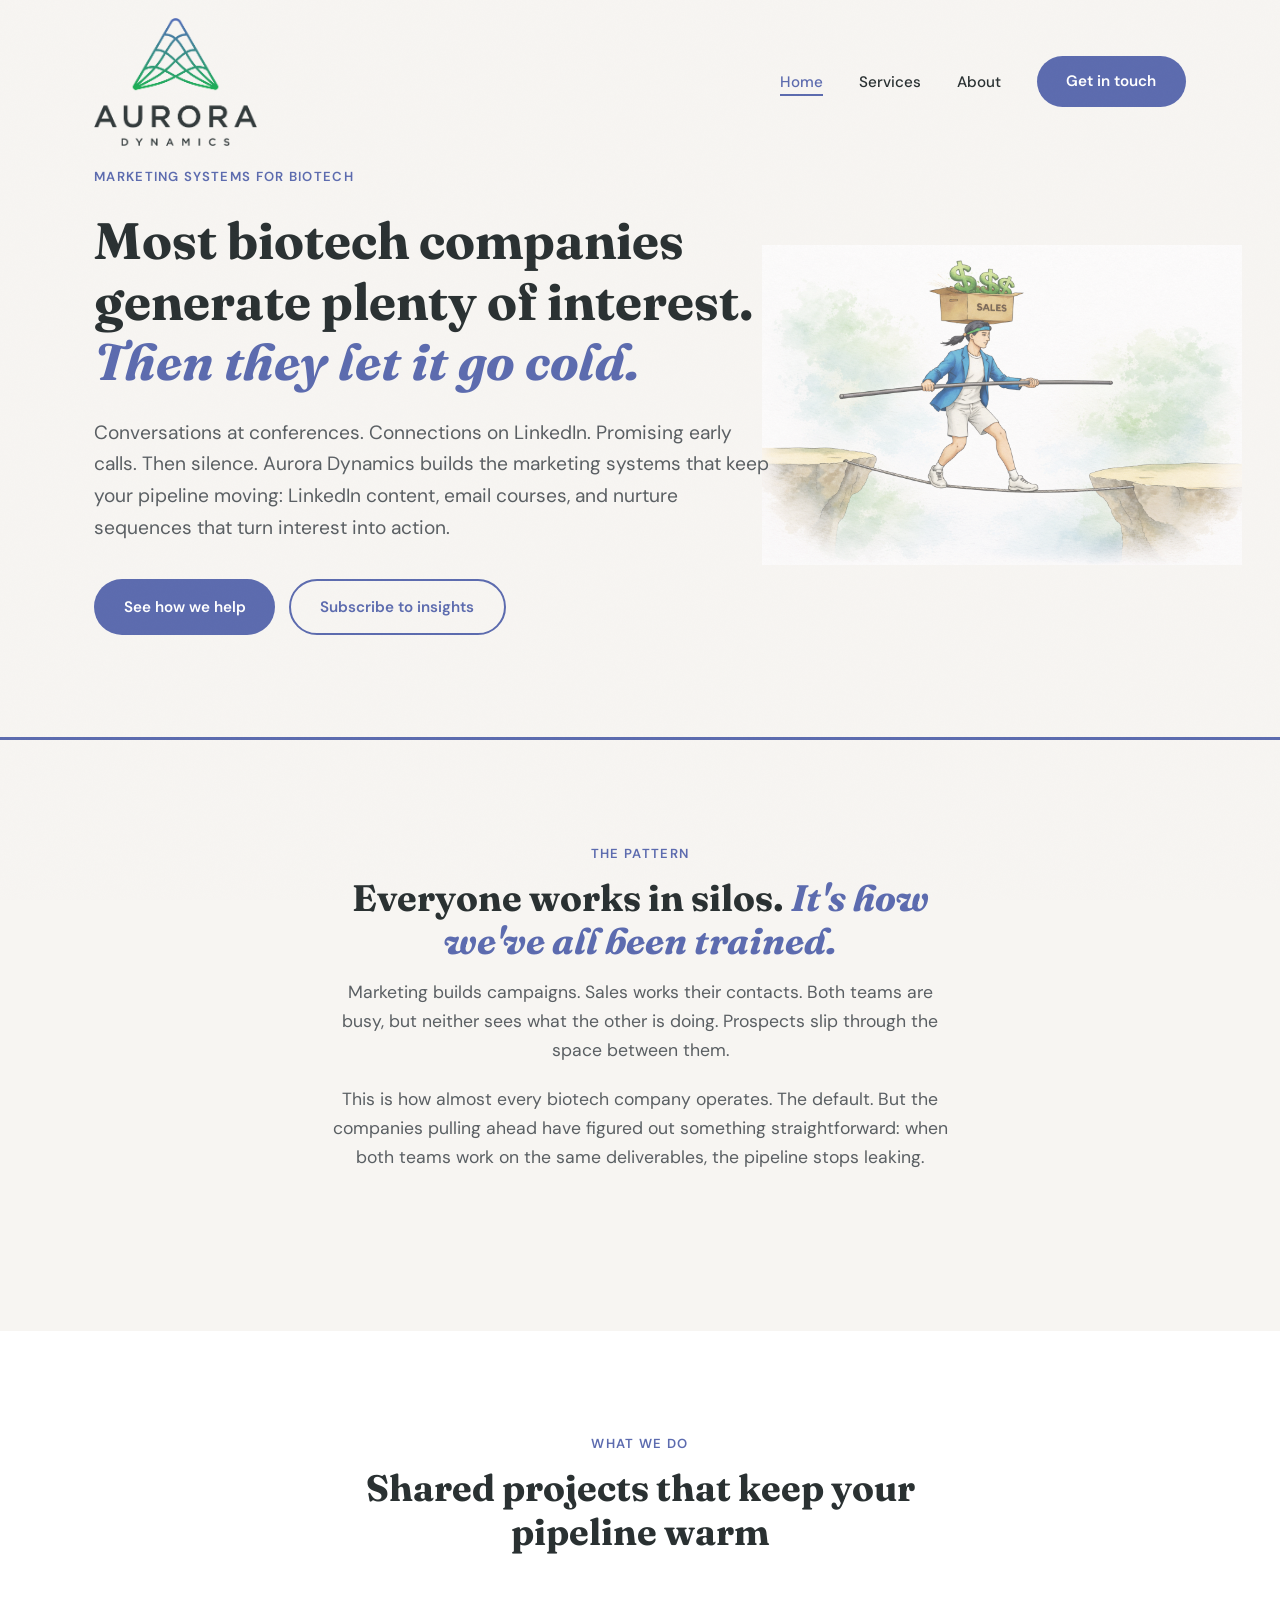
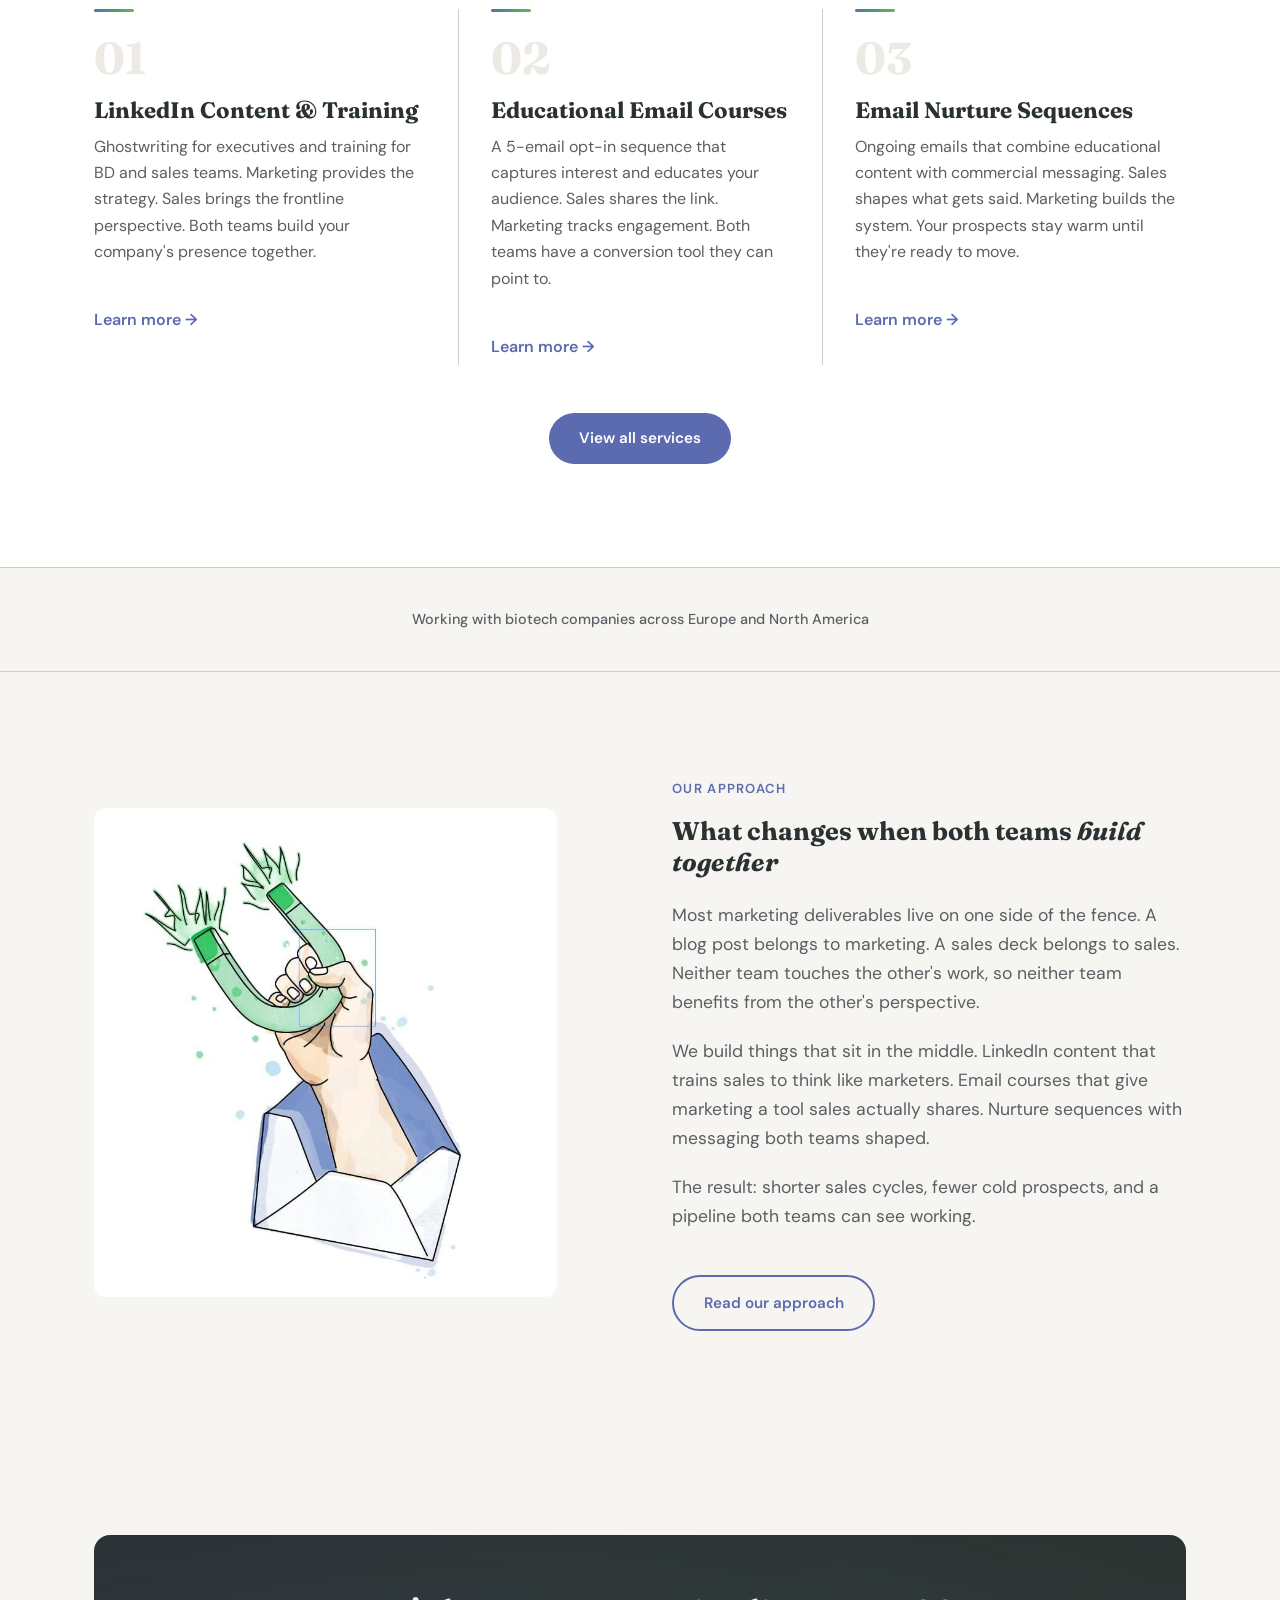
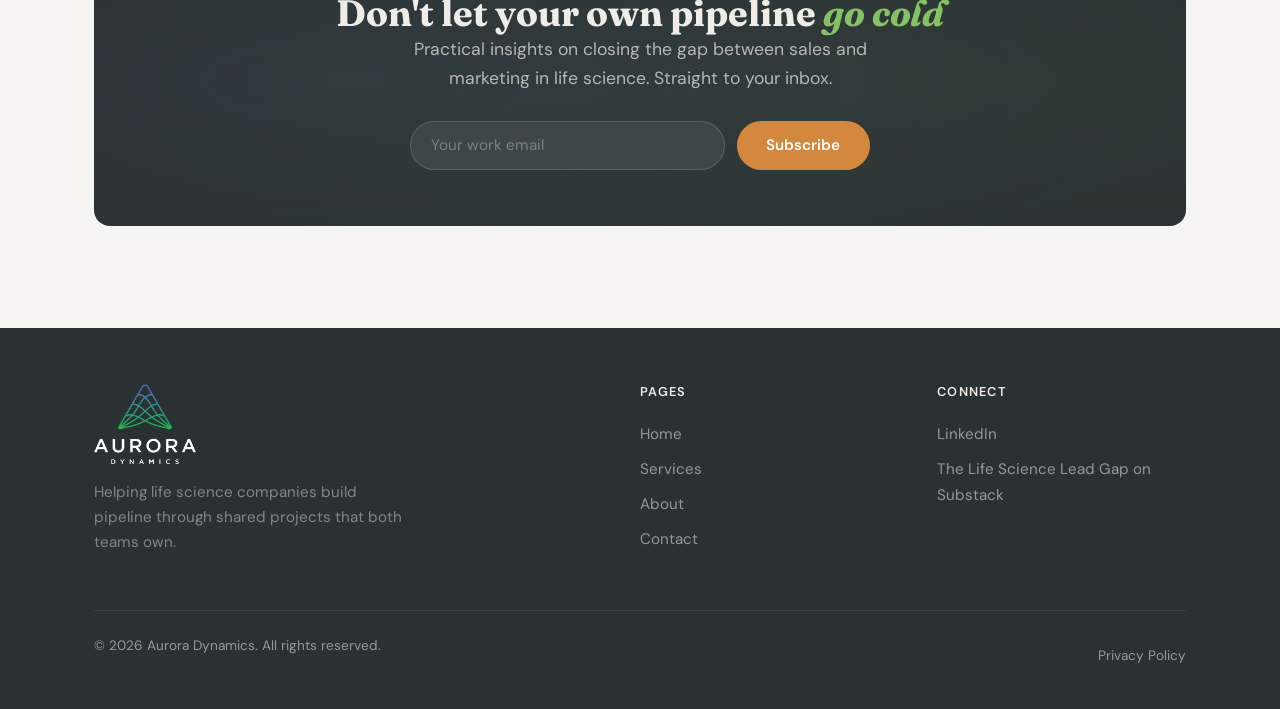
<file: index.html>
<!DOCTYPE html>
<html lang="en">
<head>
  <meta charset="UTF-8">
  <meta name="viewport" content="width=device-width, initial-scale=1.0">
  <title>Aurora Dynamics — Internet Marketing for Life Science</title>
  <meta name="description" content="Aurora Dynamics helps biotech companies build pipeline through shared marketing and sales projects. LinkedIn content, email courses, and nurture sequences both teams actually use.">
  <link rel="preconnect" href="https://fonts.googleapis.com">
  <link rel="preconnect" href="https://fonts.gstatic.com" crossorigin>
  <link href="https://fonts.googleapis.com/css2?family=Fraunces:ital,opsz,wght@0,9..144,400;0,9..144,600;0,9..144,700;1,9..144,400;1,9..144,600;1,9..144,700&family=DM+Sans:ital,wght@0,400;0,500;0,600;0,700;1,400&display=swap" rel="stylesheet">
  <link rel="stylesheet" href="styles.css">
</head>
<body>
  <div class="mobile-overlay"></div>

  <nav class="nav">
    <div class="nav__inner">
      <a href="index.html" class="nav__logo">
        <img src="assets/images/Aurora_Dynamics_1.png" alt="Aurora Dynamics">
      </a>
      <ul class="nav__links">
        <li><a href="index.html">Home</a></li>
        <li><a href="services.html">Services</a></li>
        <li><a href="about.html">About</a></li>
        <li><a href="contact.html" class="btn btn--primary">Get in touch</a></li>
      </ul>
      <button class="nav__toggle" aria-label="Toggle menu">
        <span></span><span></span><span></span>
      </button>
    </div>
  </nav>

  <main>

  <!-- Hero -->
  <section class="hero">
    <img src="assets/images/tightrope.png" alt="" class="hero__illustration">
    <div class="container">
      <div class="hero__content">
        <span class="label">Marketing systems for biotech</span>
        <h1>Most biotech companies generate plenty of interest. <em>Then they let it go cold.</em></h1>
        <p>Conversations at conferences. Connections on LinkedIn. Promising early calls. Then silence. Aurora Dynamics builds the marketing systems that keep your pipeline moving: LinkedIn content, email courses, and nurture sequences that turn interest into action.</p>
        <div class="hero__actions">
          <a href="services.html" class="btn btn--primary">See how we help</a>
          <a href="#newsletter" class="btn btn--outline">Subscribe to insights</a>
        </div>
      </div>
    </div>
  </section>

  <!-- Thesis -->
  <section>
    <div class="container">
      <div class="section__header fade-up">
        <span class="label">The pattern</span>
        <h2>Everyone works in silos. <em>It's how we've all been trained.</em></h2>
        <p>Marketing builds campaigns. Sales works their contacts. Both teams are busy, but neither sees what the other is doing. Prospects slip through the space between them.</p>
        <p>This is how almost every biotech company operates. The default. But the companies pulling ahead have figured out something straightforward: when both teams work on the same deliverables, the pipeline stops leaking.</p>
      </div>
    </div>
  </section>

  <!-- Services Overview — Editorial columns -->
  <section class="section--white">
    <div class="container">
      <div class="section__header fade-up">
        <span class="label">What we do</span>
        <h2>Shared projects that keep your pipeline warm</h2>
      </div>
      <div class="card-columns stagger">
        <div class="card-col fade-up">
          <div class="card-col__accent"></div>
          <div class="card-col__number">01</div>
          <h3>LinkedIn Content & Training</h3>
          <p>Ghostwriting for executives and training for BD and sales teams. Marketing provides the strategy. Sales brings the frontline perspective. Both teams build your company's presence together.</p>
          <a href="services.html#linkedin">Learn more →</a>
        </div>
        <div class="card-col fade-up">
          <div class="card-col__accent"></div>
          <div class="card-col__number">02</div>
          <h3>Educational Email Courses</h3>
          <p>A 5-email opt-in sequence that captures interest and educates your audience. Sales shares the link. Marketing tracks engagement. Both teams have a conversion tool they can point to.</p>
          <a href="services.html#email-courses">Learn more →</a>
        </div>
        <div class="card-col fade-up">
          <div class="card-col__accent"></div>
          <div class="card-col__number">03</div>
          <h3>Email Nurture Sequences</h3>
          <p>Ongoing emails that combine educational content with commercial messaging. Sales shapes what gets said. Marketing builds the system. Your prospects stay warm until they're ready to move.</p>
          <a href="services.html#nurture">Learn more →</a>
        </div>
      </div>
      <div class="text-center mt-6 fade-up">
        <a href="services.html" class="btn btn--primary">View all services</a>
      </div>
    </div>
  </section>

  <!-- Social Proof -->
  <div class="proof fade-up">
    <div class="container">
      <p>Working with biotech companies across Europe and North America</p>
    </div>
  </div>

  <!-- How It Works -->
  <section>
    <div class="container">
      <div class="two-col fade-up">
        <div>
          <img src="assets/images/magnet.jpg" alt="" loading="lazy" style="max-width: 90%; border-radius: 12px;">
        </div>
        <div>
          <span class="label">Our approach</span>
          <h3 class="mt-2 mb-3" style="font-size: 1.6rem;">What changes when both teams <em>build together</em></h3>
          <p>Most marketing deliverables live on one side of the fence. A blog post belongs to marketing. A sales deck belongs to sales. Neither team touches the other's work, so neither team benefits from the other's perspective.</p>
          <p>We build things that sit in the middle. LinkedIn content that trains sales to think like marketers. Email courses that give marketing a tool sales actually shares. Nurture sequences with messaging both teams shaped.</p>
          <p>The result: shorter sales cycles, fewer cold prospects, and a pipeline both teams can see working.</p>
          <a href="about.html" class="btn btn--outline mt-3">Read our approach</a>
        </div>
      </div>
    </div>
  </section>

  <!-- Newsletter -->
  <section id="newsletter">
    <div class="container">
      <div class="optin fade-up">
        <h2>Don't let your own pipeline <em>go cold</em></h2>
        <p>Practical insights on closing the gap between sales and marketing in life science. Straight to your inbox.</p>
        <form class="optin__form" action="#" method="POST">
          <input type="email" name="email" placeholder="Your work email" aria-label="Email address" autocomplete="email" required>
          <button type="submit" class="btn btn--amber">Subscribe</button>
        </form>
      </div>
    </div>
  </section>

  </main>

  <footer class="footer">
    <div class="container">
      <div class="footer__inner">
        <div class="footer__brand">
          <img src="assets/images/Aurora_Dynamics_1_dark_transp.png" alt="Aurora Dynamics">
          <p>Helping life science companies build pipeline through shared projects that both teams own.</p>
        </div>
        <div>
          <h4>Pages</h4>
          <ul class="footer__links">
            <li><a href="index.html">Home</a></li>
            <li><a href="services.html">Services</a></li>
            <li><a href="about.html">About</a></li>
            <li><a href="contact.html">Contact</a></li>
          </ul>
        </div>
        <div>
          <h4>Connect</h4>
          <ul class="footer__links">
            <li><a href="#" target="_blank">LinkedIn</a></li>
            <li><a href="#" target="_blank">The Life Science Lead Gap on Substack</a></li>
          </ul>
        </div>
      </div>
      <div class="footer__bottom">
        <p>&copy; 2026 Aurora Dynamics. All rights reserved.</p>
        <a href="#">Privacy Policy</a>
      </div>
    </div>
  </footer>

  <script src="main.js"></script>
</body>
</html>
</file>
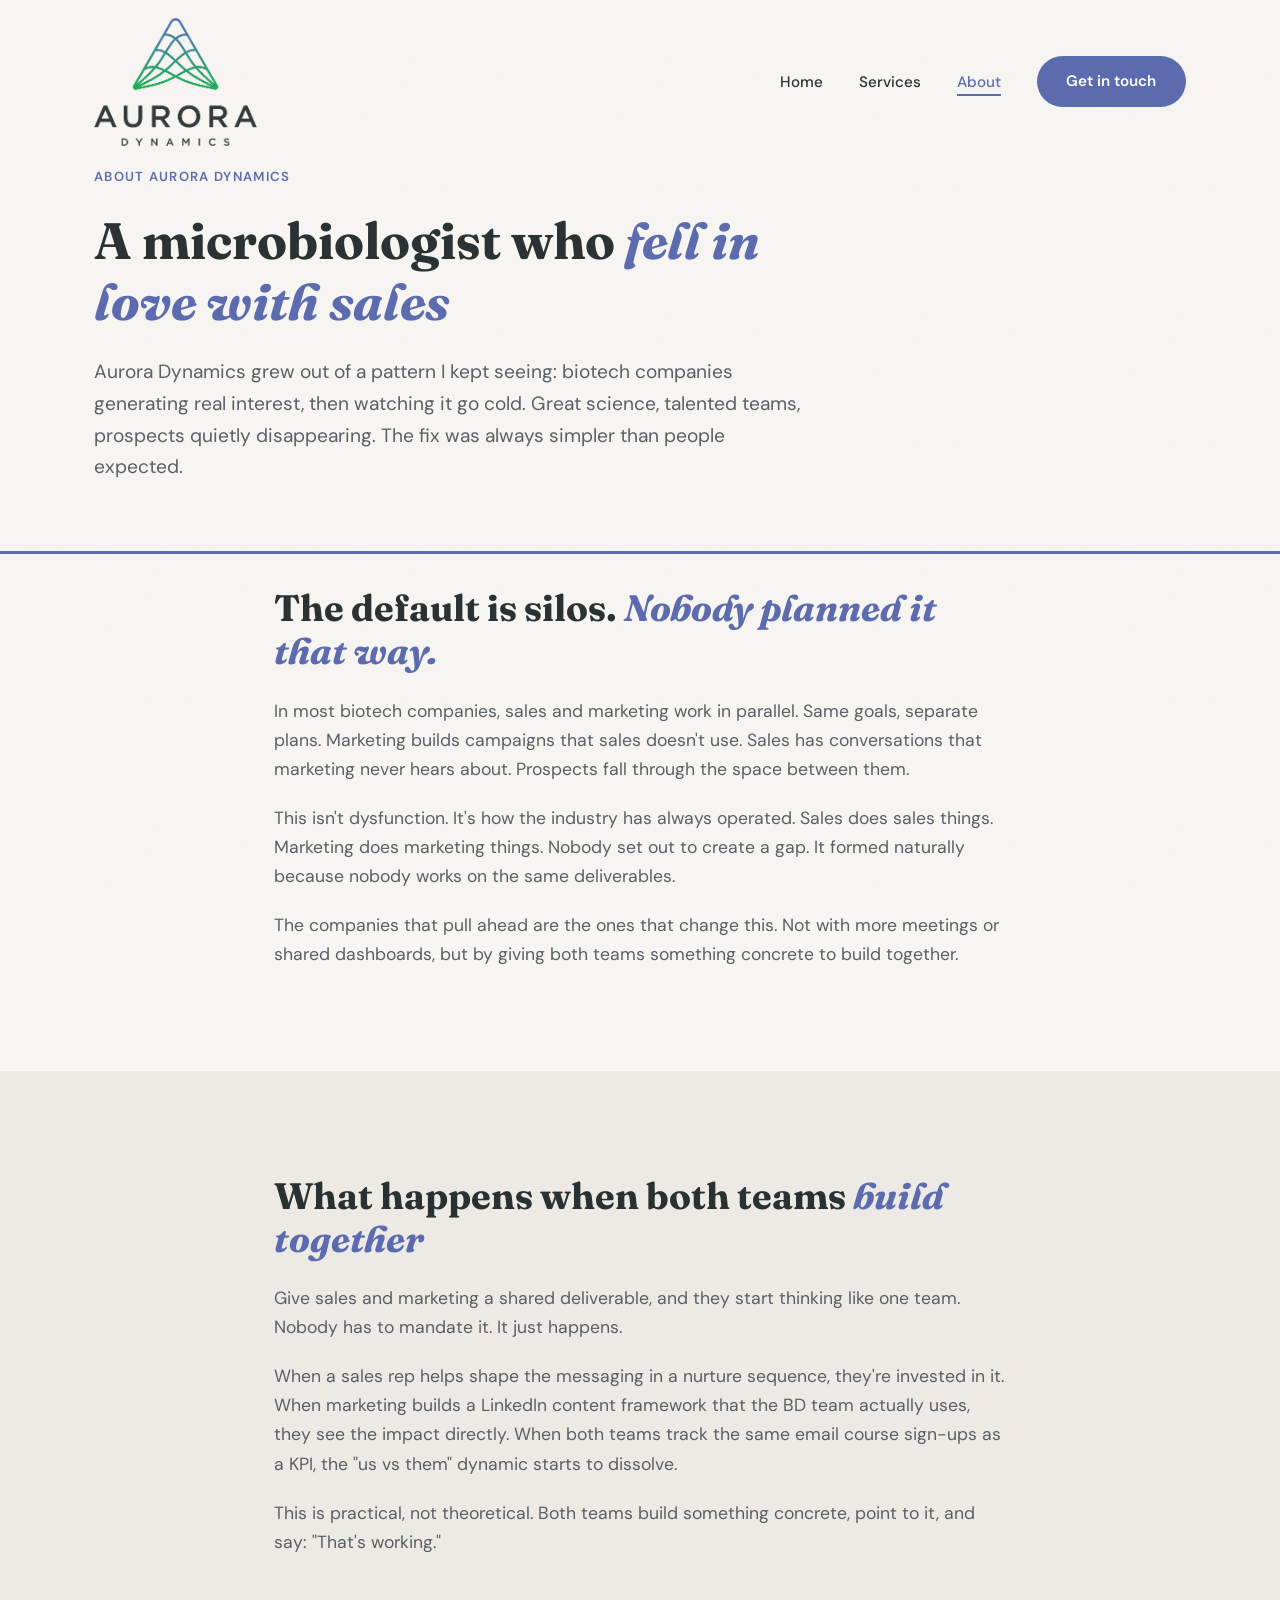
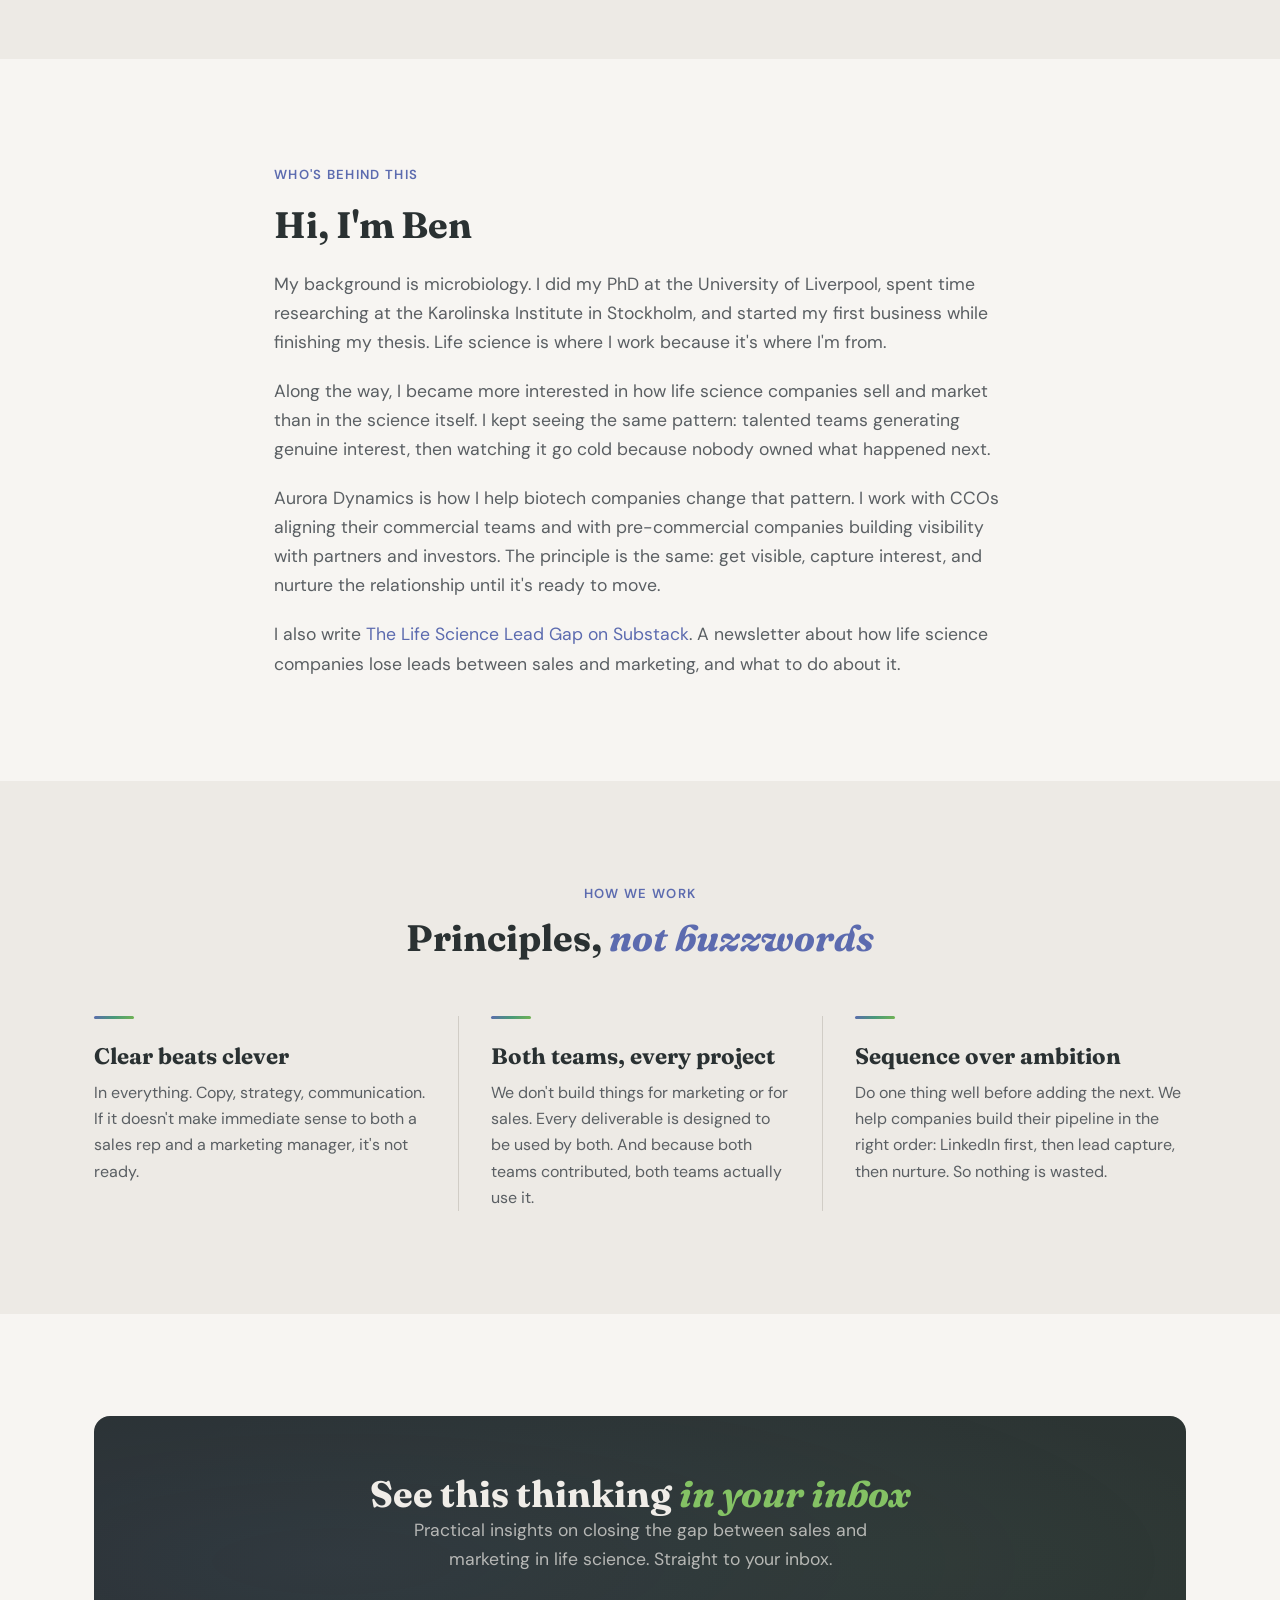
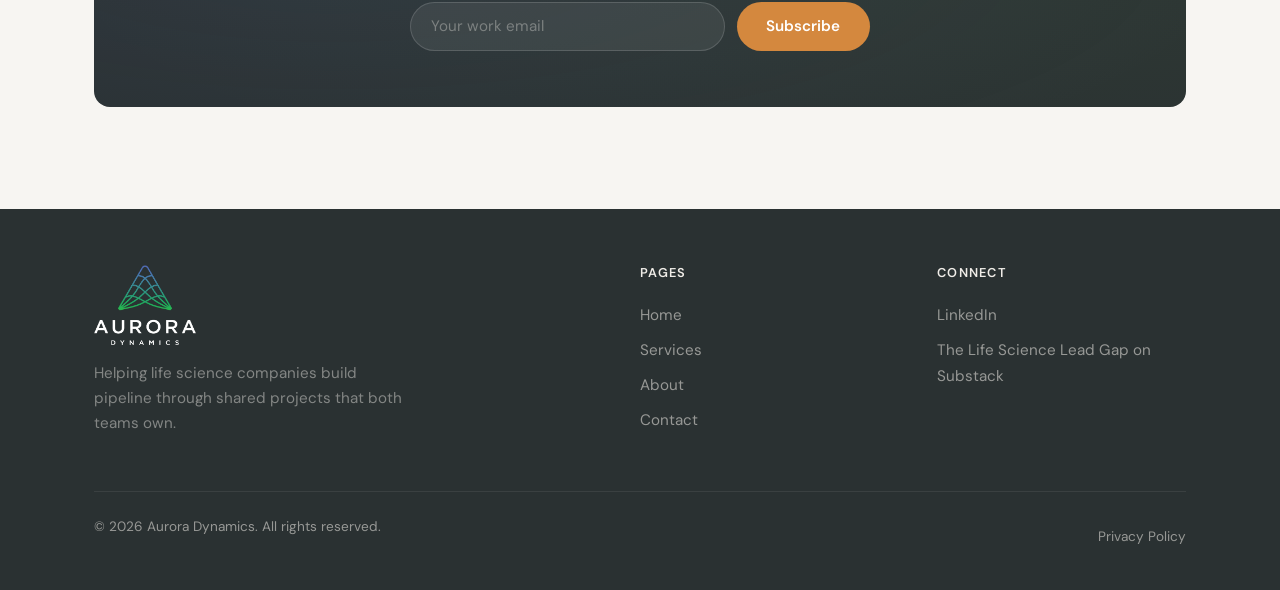
<file: about.html>
<!DOCTYPE html>
<html lang="en">
<head>
  <meta charset="UTF-8">
  <meta name="viewport" content="width=device-width, initial-scale=1.0">
  <title>About — Aurora Dynamics</title>
  <meta name="description" content="Aurora Dynamics was founded by a microbiologist turned entrepreneur. We help biotech companies build pipeline through shared projects that both teams own and use.">
  <link rel="preconnect" href="https://fonts.googleapis.com">
  <link rel="preconnect" href="https://fonts.gstatic.com" crossorigin>
  <link href="https://fonts.googleapis.com/css2?family=Fraunces:ital,opsz,wght@0,9..144,400;0,9..144,600;0,9..144,700;1,9..144,400;1,9..144,600;1,9..144,700&family=DM+Sans:ital,wght@0,400;0,500;0,600;0,700;1,400&display=swap" rel="stylesheet">
  <link rel="stylesheet" href="styles.css">
</head>
<body>
  <div class="mobile-overlay"></div>

  <nav class="nav">
    <div class="nav__inner">
      <a href="index.html" class="nav__logo"><img src="assets/images/Aurora_Dynamics_1.png" alt="Aurora Dynamics"></a>
      <ul class="nav__links">
        <li><a href="index.html">Home</a></li>
        <li><a href="services.html">Services</a></li>
        <li><a href="about.html">About</a></li>
        <li><a href="contact.html" class="btn btn--primary">Get in touch</a></li>
      </ul>
      <button class="nav__toggle" aria-label="Toggle menu"><span></span><span></span><span></span></button>
    </div>
  </nav>

  <main>

  <section class="hero" style="padding-bottom: 2rem;">
    <div class="container">
      <div class="hero__content" style="max-width: 720px;">
        <span class="label">About Aurora Dynamics</span>
        <h1>A microbiologist who <em>fell in love with sales</em></h1>
        <p>Aurora Dynamics grew out of a pattern I kept seeing: biotech companies generating real interest, then watching it go cold. Great science, talented teams, prospects quietly disappearing. The fix was always simpler than people expected.</p>
      </div>
    </div>
  </section>

  <section style="padding-top: 2rem;">
    <div class="container container--narrow">
      <div class="fade-up">
        <h2 class="mb-3">The default is silos. <em>Nobody planned it that way.</em></h2>
        <p>In most biotech companies, sales and marketing work in parallel. Same goals, separate plans. Marketing builds campaigns that sales doesn't use. Sales has conversations that marketing never hears about. Prospects fall through the space between them.</p>
        <p>This isn't dysfunction. It's how the industry has always operated. Sales does sales things. Marketing does marketing things. Nobody set out to create a gap. It formed naturally because nobody works on the same deliverables.</p>
        <p>The companies that pull ahead are the ones that change this. Not with more meetings or shared dashboards, but by giving both teams something concrete to build together.</p>
      </div>
    </div>
  </section>

  <section class="section--alt">
    <div class="container container--narrow">
      <div class="fade-up">
        <h2 class="mb-3">What happens when both teams <em>build together</em></h2>
        <p>Give sales and marketing a shared deliverable, and they start thinking like one team. Nobody has to mandate it. It just happens.</p>
        <p>When a sales rep helps shape the messaging in a nurture sequence, they're invested in it. When marketing builds a LinkedIn content framework that the BD team actually uses, they see the impact directly. When both teams track the same email course sign-ups as a KPI, the "us vs them" dynamic starts to dissolve.</p>
        <p>This is practical, not theoretical. Both teams build something concrete, point to it, and say: "That's working."</p>
      </div>
    </div>
  </section>

  <section>
    <div class="container container--narrow">
      <div class="fade-up">
        <span class="label">Who's behind this</span>
        <h2 class="mt-2 mb-3">Hi, I'm Ben</h2>
        <p>My background is microbiology. I did my PhD at the University of Liverpool, spent time researching at the Karolinska Institute in Stockholm, and started my first business while finishing my thesis. Life science is where I work because it's where I'm from.</p>
        <p>Along the way, I became more interested in how life science companies sell and market than in the science itself. I kept seeing the same pattern: talented teams generating genuine interest, then watching it go cold because nobody owned what happened next.</p>
        <p>Aurora Dynamics is how I help biotech companies change that pattern. I work with CCOs aligning their commercial teams and with pre-commercial companies building visibility with partners and investors. The principle is the same: get visible, capture interest, and nurture the relationship until it's ready to move.</p>
        <p>I also write <a href="#" target="_blank">The Life Science Lead Gap on Substack</a>. A newsletter about how life science companies lose leads between sales and marketing, and what to do about it.</p>
      </div>
    </div>
  </section>

  <section class="section--alt">
    <div class="container">
      <div class="section__header fade-up">
        <span class="label">How we work</span>
        <h2>Principles, <em>not buzzwords</em></h2>
      </div>
      <div class="card-columns stagger">
        <div class="card-col fade-up">
          <div class="card-col__accent"></div>
          <h3>Clear beats clever</h3>
          <p>In everything. Copy, strategy, communication. If it doesn't make immediate sense to both a sales rep and a marketing manager, it's not ready.</p>
        </div>
        <div class="card-col fade-up">
          <div class="card-col__accent"></div>
          <h3>Both teams, every project</h3>
          <p>We don't build things for marketing or for sales. Every deliverable is designed to be used by both. And because both teams contributed, both teams actually use it.</p>
        </div>
        <div class="card-col fade-up">
          <div class="card-col__accent"></div>
          <h3>Sequence over ambition</h3>
          <p>Do one thing well before adding the next. We help companies build their pipeline in the right order: LinkedIn first, then lead capture, then nurture. So nothing is wasted.</p>
        </div>
      </div>
    </div>
  </section>

  <section>
    <div class="container">
      <div class="optin fade-up">
        <h2>See this thinking <em>in your inbox</em></h2>
        <p>Practical insights on closing the gap between sales and marketing in life science. Straight to your inbox.</p>
        <form class="optin__form" action="#" method="POST">
          <input type="email" name="email" placeholder="Your work email" aria-label="Email address" autocomplete="email" required>
          <button type="submit" class="btn btn--amber">Subscribe</button>
        </form>
      </div>
    </div>
  </section>

  </main>

  <footer class="footer">
    <div class="container">
      <div class="footer__inner">
        <div class="footer__brand">
          <img src="assets/images/Aurora_Dynamics_1_dark_transp.png" alt="Aurora Dynamics">
          <p>Helping life science companies build pipeline through shared projects that both teams own.</p>
        </div>
        <div>
          <h4>Pages</h4>
          <ul class="footer__links">
            <li><a href="index.html">Home</a></li>
            <li><a href="services.html">Services</a></li>
            <li><a href="about.html">About</a></li>
            <li><a href="contact.html">Contact</a></li>
          </ul>
        </div>
        <div>
          <h4>Connect</h4>
          <ul class="footer__links">
            <li><a href="#" target="_blank">LinkedIn</a></li>
            <li><a href="#" target="_blank">The Life Science Lead Gap on Substack</a></li>
          </ul>
        </div>
      </div>
      <div class="footer__bottom">
        <p>&copy; 2026 Aurora Dynamics. All rights reserved.</p>
        <a href="#">Privacy Policy</a>
      </div>
    </div>
  </footer>
  <script src="main.js"></script>
</body>
</html>
</file>
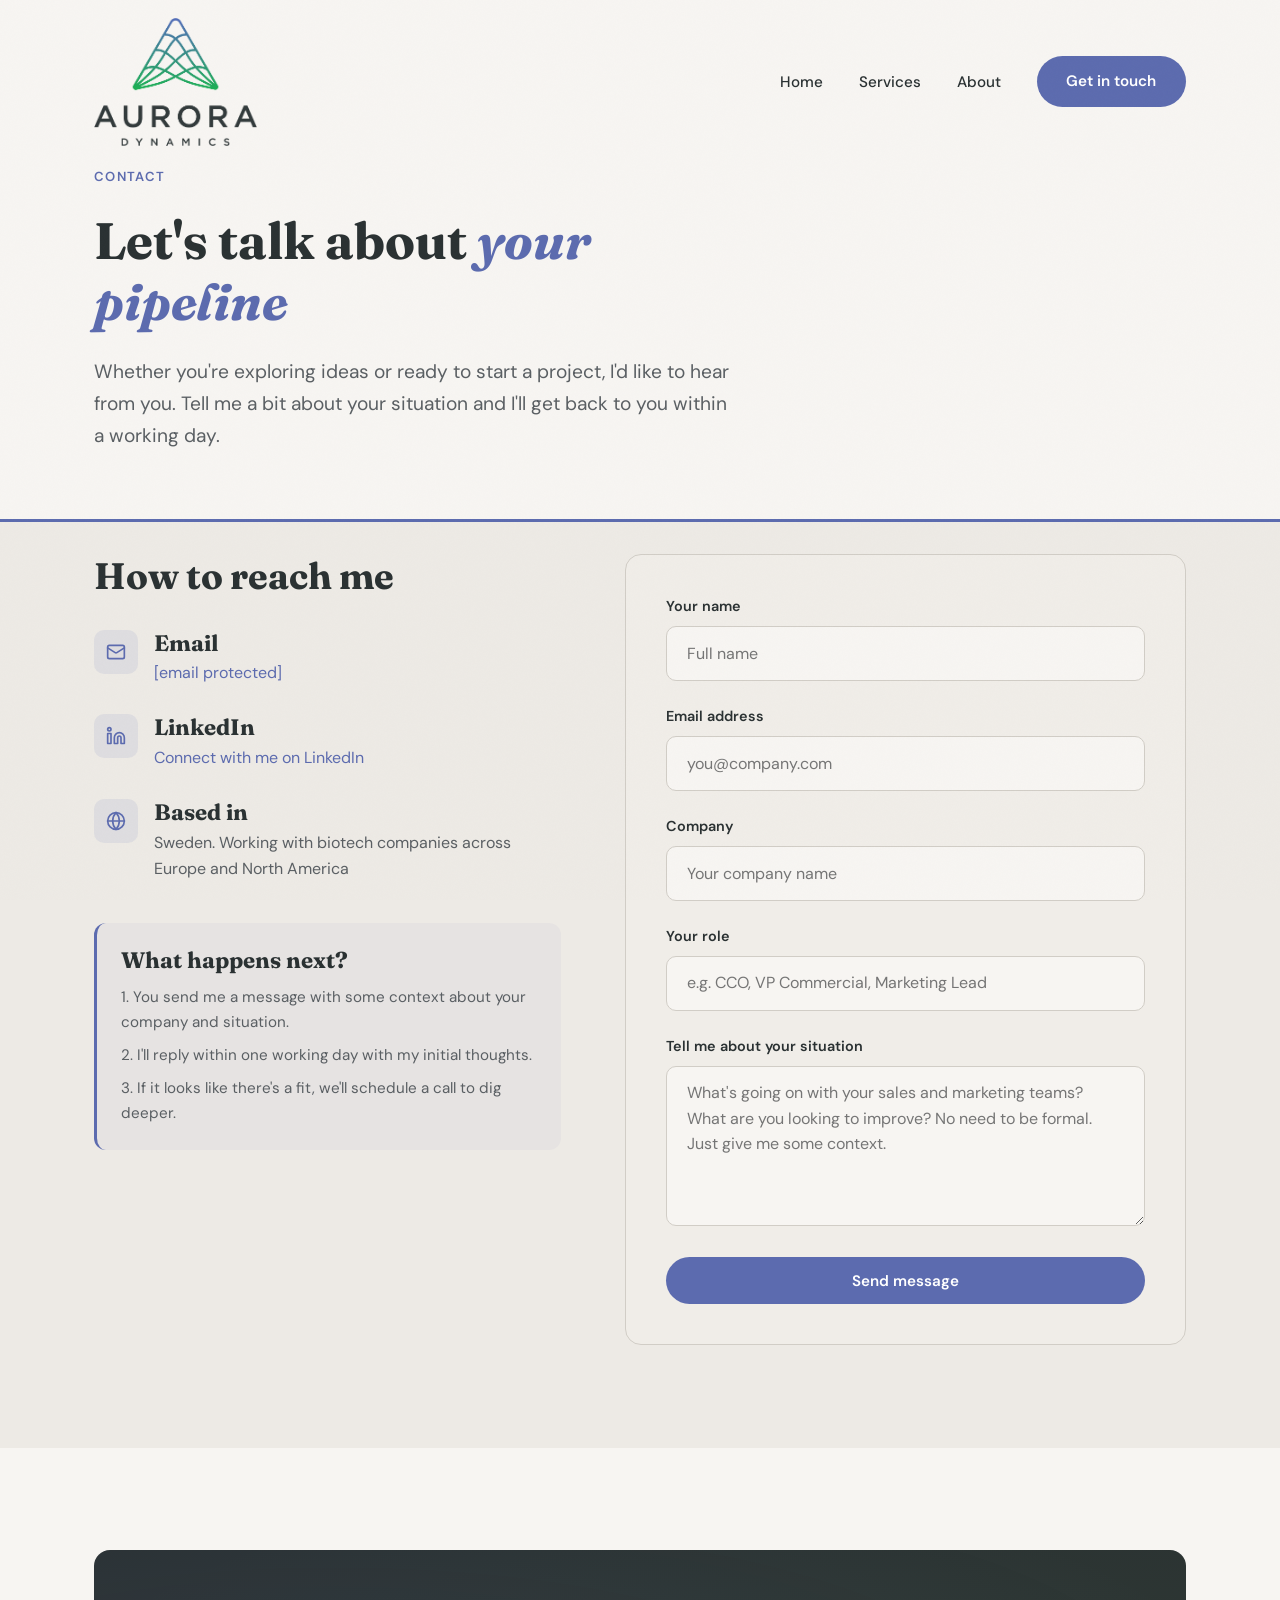
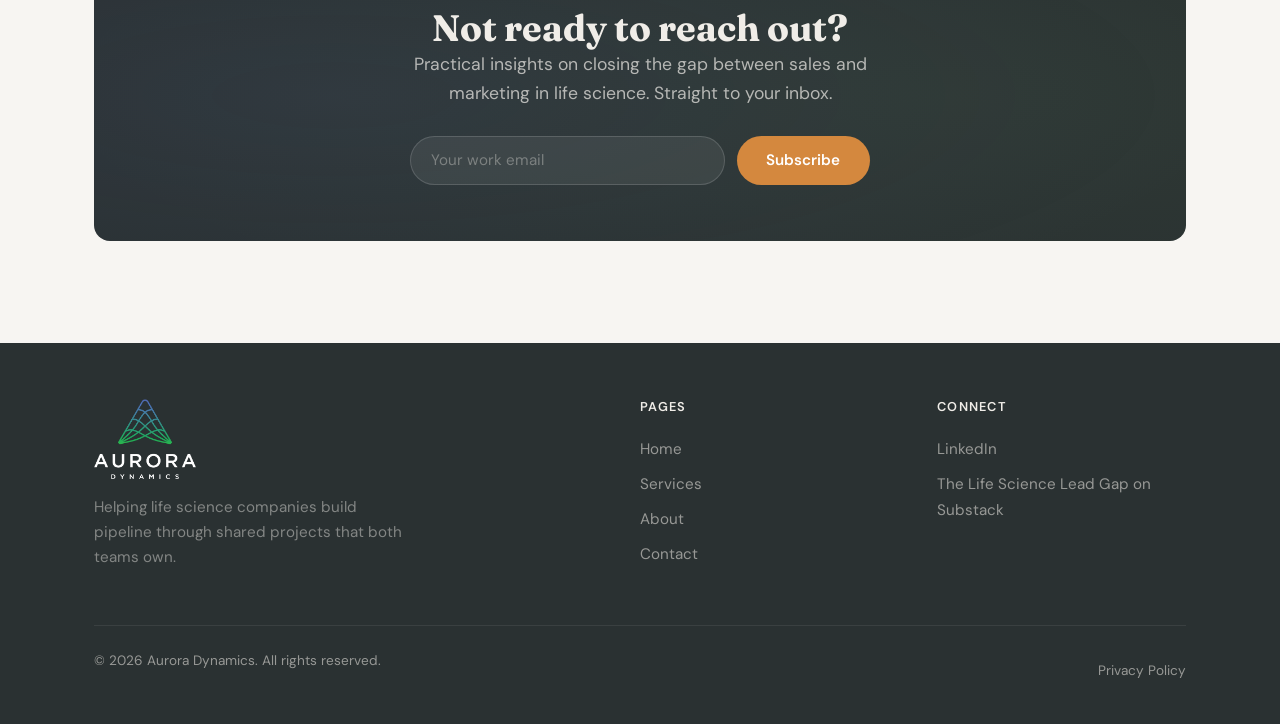
<file: contact.html>
<!DOCTYPE html>
<html lang="en">
<head>
  <meta charset="UTF-8">
  <meta name="viewport" content="width=device-width, initial-scale=1.0">
  <title>Contact — Aurora Dynamics</title>
  <meta name="description" content="Get in touch with Aurora Dynamics. Let's talk about how to keep your pipeline moving.">
  <link rel="preconnect" href="https://fonts.googleapis.com">
  <link rel="preconnect" href="https://fonts.gstatic.com" crossorigin>
  <link href="https://fonts.googleapis.com/css2?family=Fraunces:ital,opsz,wght@0,9..144,400;0,9..144,600;0,9..144,700;1,9..144,400;1,9..144,600;1,9..144,700&family=DM+Sans:ital,wght@0,400;0,500;0,600;0,700;1,400&display=swap" rel="stylesheet">
  <link rel="stylesheet" href="styles.css">
  <style>
    .contact-layout { display: grid; grid-template-columns: 1fr 1.2fr; gap: 4rem; align-items: start; }
    @media (max-width: 900px) { .contact-layout { grid-template-columns: 1fr; gap: 2.5rem; } }
    .contact-info__item { display: flex; align-items: flex-start; gap: 1rem; margin-bottom: 1.75rem; }
    .contact-info__icon { width: 44px; height: 44px; min-width: 44px; border-radius: 10px; background: rgba(92,107,175,0.1); color: var(--aurora-blue); display: flex; align-items: center; justify-content: center; }
    .contact-info__item h3 { margin-bottom: 0.25rem; }
    .contact-info__item p { font-size: 1rem; margin-bottom: 0; }
    .contact-form-card { background: var(--off-white); border: 1px solid var(--soft-grey); border-radius: 16px; padding: 2.5rem; }
    .next-steps { margin-top: 2.5rem; padding: 1.5rem; background: rgba(92,107,175,0.05); border-radius: 12px; border-left: 3px solid var(--aurora-blue); }
    .next-steps h3 { margin-bottom: 0.75rem; }
    .next-steps p { font-size: 0.95rem; margin-bottom: 0.5rem; }
    .next-steps p:last-child { margin-bottom: 0; }
  </style>
</head>
<body>
  <div class="mobile-overlay"></div>

  <nav class="nav">
    <div class="nav__inner">
      <a href="index.html" class="nav__logo"><img src="assets/images/Aurora_Dynamics_1.png" alt="Aurora Dynamics"></a>
      <ul class="nav__links">
        <li><a href="index.html">Home</a></li>
        <li><a href="services.html">Services</a></li>
        <li><a href="about.html">About</a></li>
        <li><a href="contact.html" class="btn btn--primary">Get in touch</a></li>
      </ul>
      <button class="nav__toggle" aria-label="Toggle menu"><span></span><span></span><span></span></button>
    </div>
  </nav>

  <main>

  <section class="hero" style="padding-bottom: 2rem;">
    <div class="container">
      <div class="hero__content" style="max-width: 640px;">
        <span class="label">Contact</span>
        <h1>Let's talk about <em>your pipeline</em></h1>
        <p>Whether you're exploring ideas or ready to start a project, I'd like to hear from you. Tell me a bit about your situation and I'll get back to you within a working day.</p>
      </div>
    </div>
  </section>

  <section class="section--alt" style="padding-top: 2rem;">
    <div class="container">
      <div class="contact-layout fade-up">
        <div>
          <h2 class="mb-4">How to reach me</h2>

          <div class="contact-info__item">
            <div class="contact-info__icon">
              <svg width="20" height="20" viewBox="0 0 24 24" fill="none" stroke="currentColor" stroke-width="2" stroke-linecap="round" stroke-linejoin="round"><rect width="20" height="16" x="2" y="4" rx="2"/><path d="m22 7-8.97 5.7a1.94 1.94 0 0 1-2.06 0L2 7"/></svg>
            </div>
            <div>
              <h3>Email</h3>
              <p><a href="/cdn-cgi/l/email-protection#c1a3a4af81a0b4b3aeb3a0a5b8afa0aca8a2b2efa2aeac"><span class="__cf_email__" data-cfemail="0d6f68634d6c787f627f6c6974636c60646e7e236e6260">[email&#160;protected]</span></a></p>
            </div>
          </div>

          <div class="contact-info__item">
            <div class="contact-info__icon">
              <svg width="20" height="20" viewBox="0 0 24 24" fill="none" stroke="currentColor" stroke-width="2" stroke-linecap="round" stroke-linejoin="round"><path d="M16 8a6 6 0 0 1 6 6v7h-4v-7a2 2 0 0 0-2-2 2 2 0 0 0-2 2v7h-4v-7a6 6 0 0 1 6-6z"/><rect width="4" height="12" x="2" y="9"/><circle cx="4" cy="4" r="2"/></svg>
            </div>
            <div>
              <h3>LinkedIn</h3>
              <p><a href="#" target="_blank">Connect with me on LinkedIn</a></p>
            </div>
          </div>

          <div class="contact-info__item">
            <div class="contact-info__icon">
              <svg width="20" height="20" viewBox="0 0 24 24" fill="none" stroke="currentColor" stroke-width="2" stroke-linecap="round" stroke-linejoin="round"><circle cx="12" cy="12" r="10"/><path d="M12 2a14.5 14.5 0 0 0 0 20 14.5 14.5 0 0 0 0-20"/><path d="M2 12h20"/></svg>
            </div>
            <div>
              <h3>Based in</h3>
              <p>Sweden. Working with biotech companies across Europe and North America</p>
            </div>
          </div>

          <div class="next-steps">
            <h3>What happens next?</h3>
            <p>1. You send me a message with some context about your company and situation.</p>
            <p>2. I'll reply within one working day with my initial thoughts.</p>
            <p>3. If it looks like there's a fit, we'll schedule a call to dig deeper.</p>
          </div>
        </div>

        <div class="contact-form-card">
          <form id="contact-form">
            <div class="form-group">
              <label for="name">Your name</label>
              <input type="text" id="name" name="name" placeholder="Full name" autocomplete="name" required>
            </div>
            <div class="form-group">
              <label for="email">Email address</label>
              <input type="email" id="email" name="email" placeholder="you@company.com" autocomplete="email" required>
            </div>
            <div class="form-group">
              <label for="company">Company</label>
              <input type="text" id="company" name="company" placeholder="Your company name" autocomplete="organization">
            </div>
            <div class="form-group">
              <label for="role">Your role</label>
              <input type="text" id="role" name="role" placeholder="e.g. CCO, VP Commercial, Marketing Lead" autocomplete="organization-title">
            </div>
            <div class="form-group">
              <label for="message">Tell me about your situation</label>
              <textarea id="message" name="message" placeholder="What's going on with your sales and marketing teams? What are you looking to improve? No need to be formal. Just give me some context." required></textarea>
            </div>
            <button type="submit" class="btn btn--primary" style="width: 100%; justify-content: center;">Send message</button>
          </form>
        </div>
      </div>
    </div>
  </section>

  <section>
    <div class="container">
      <div class="optin fade-up">
        <h2>Not ready to reach out?</h2>
        <p>Practical insights on closing the gap between sales and marketing in life science. Straight to your inbox.</p>
        <form class="optin__form" action="#" method="POST">
          <input type="email" name="email" placeholder="Your work email" aria-label="Email address" autocomplete="email" required>
          <button type="submit" class="btn btn--amber">Subscribe</button>
        </form>
      </div>
    </div>
  </section>

  </main>

  <footer class="footer">
    <div class="container">
      <div class="footer__inner">
        <div class="footer__brand">
          <img src="assets/images/Aurora_Dynamics_1_dark_transp.png" alt="Aurora Dynamics">
          <p>Helping life science companies build pipeline through shared projects that both teams own.</p>
        </div>
        <div>
          <h4>Pages</h4>
          <ul class="footer__links">
            <li><a href="index.html">Home</a></li>
            <li><a href="services.html">Services</a></li>
            <li><a href="about.html">About</a></li>
            <li><a href="contact.html">Contact</a></li>
          </ul>
        </div>
        <div>
          <h4>Connect</h4>
          <ul class="footer__links">
            <li><a href="#" target="_blank">LinkedIn</a></li>
            <li><a href="#" target="_blank">The Life Science Lead Gap on Substack</a></li>
          </ul>
        </div>
      </div>
      <div class="footer__bottom">
        <p>&copy; 2026 Aurora Dynamics. All rights reserved.</p>
        <a href="#">Privacy Policy</a>
      </div>
    </div>
  </footer>
  <script src="main.js"></script>
</body>
</html>
</file>
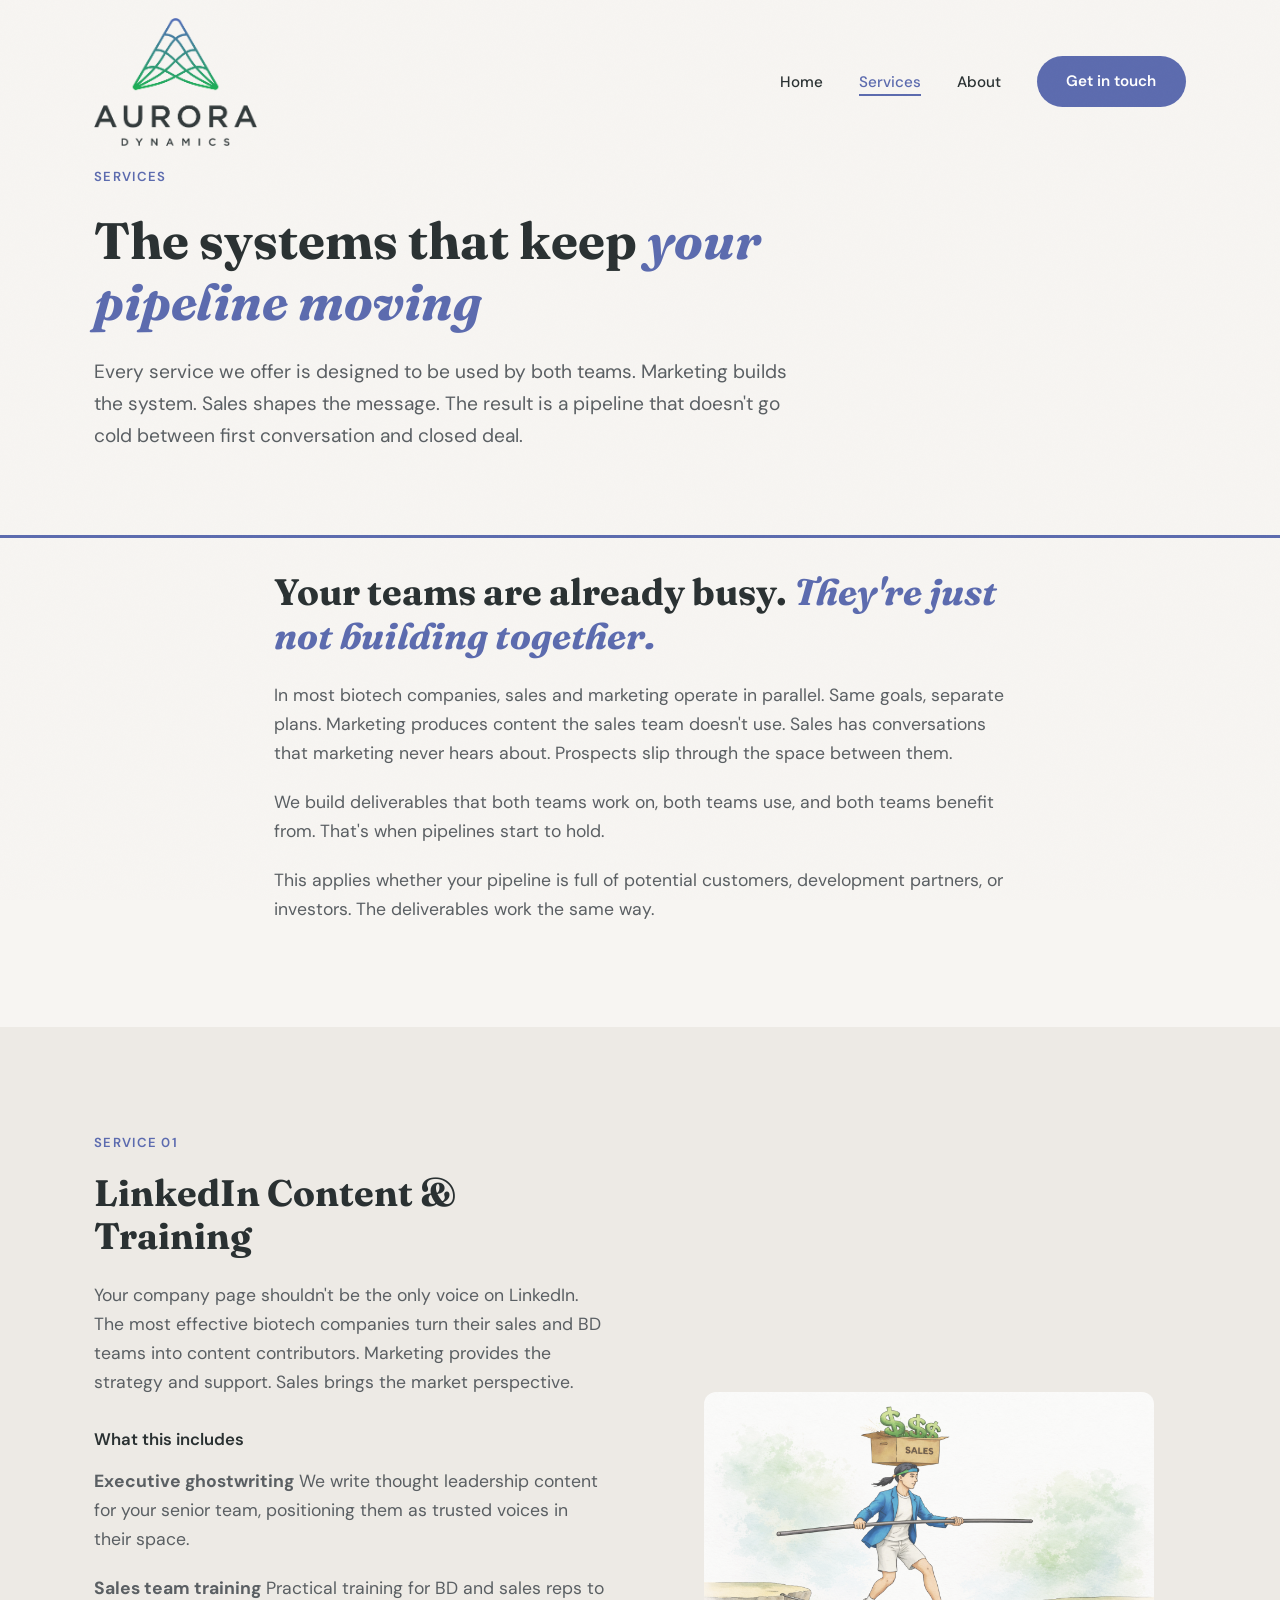
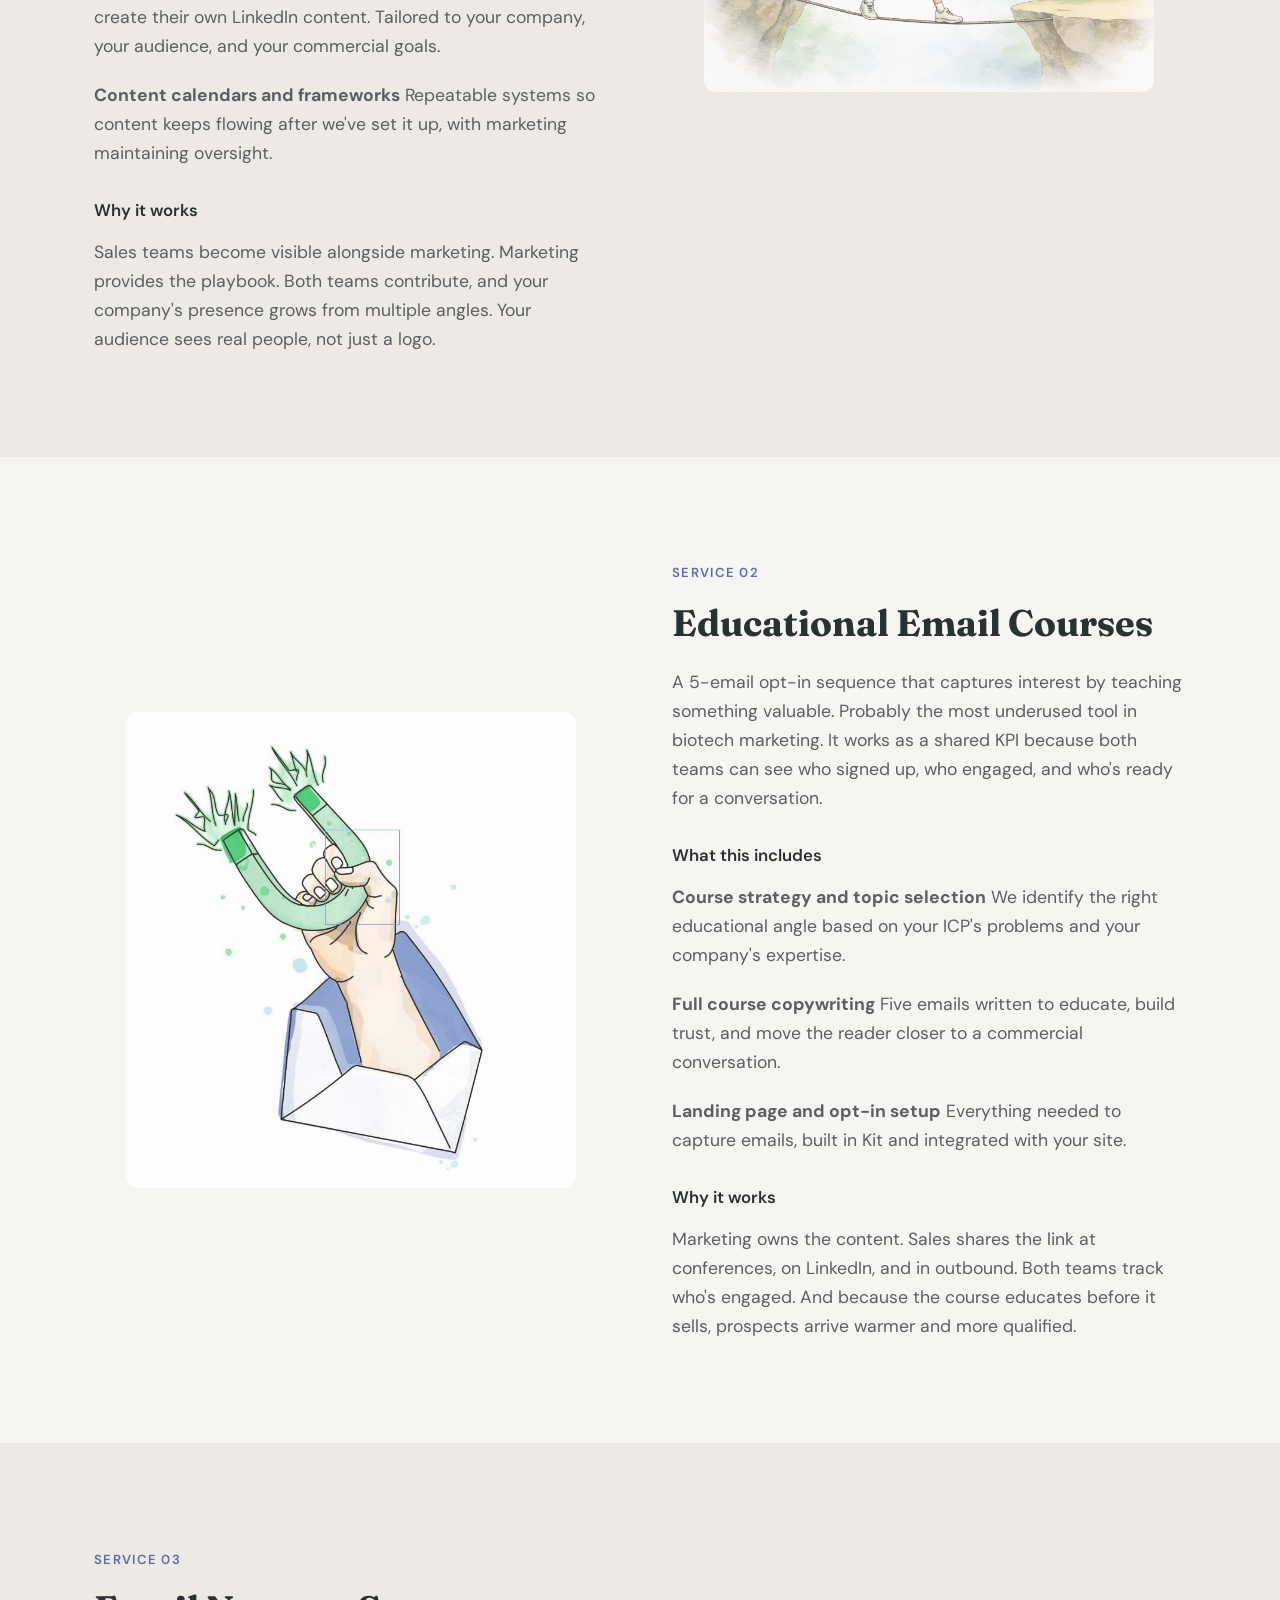
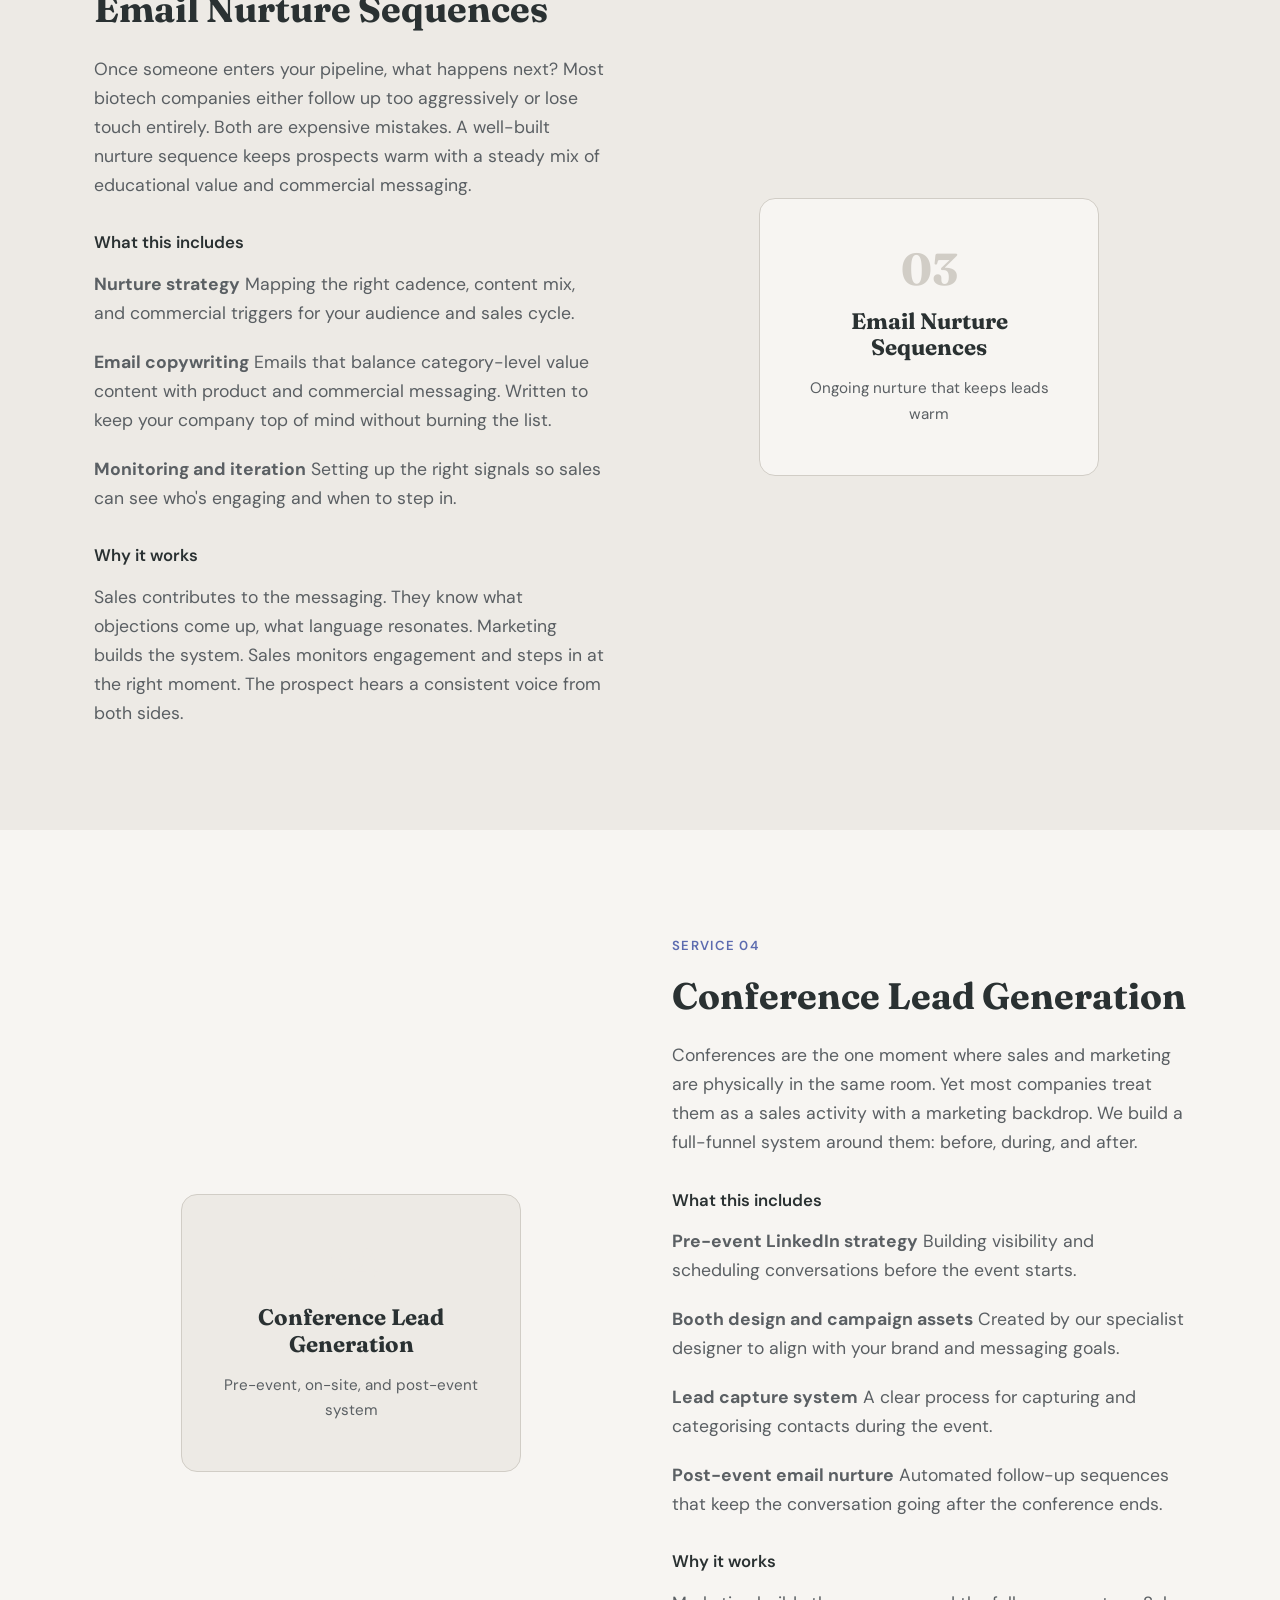
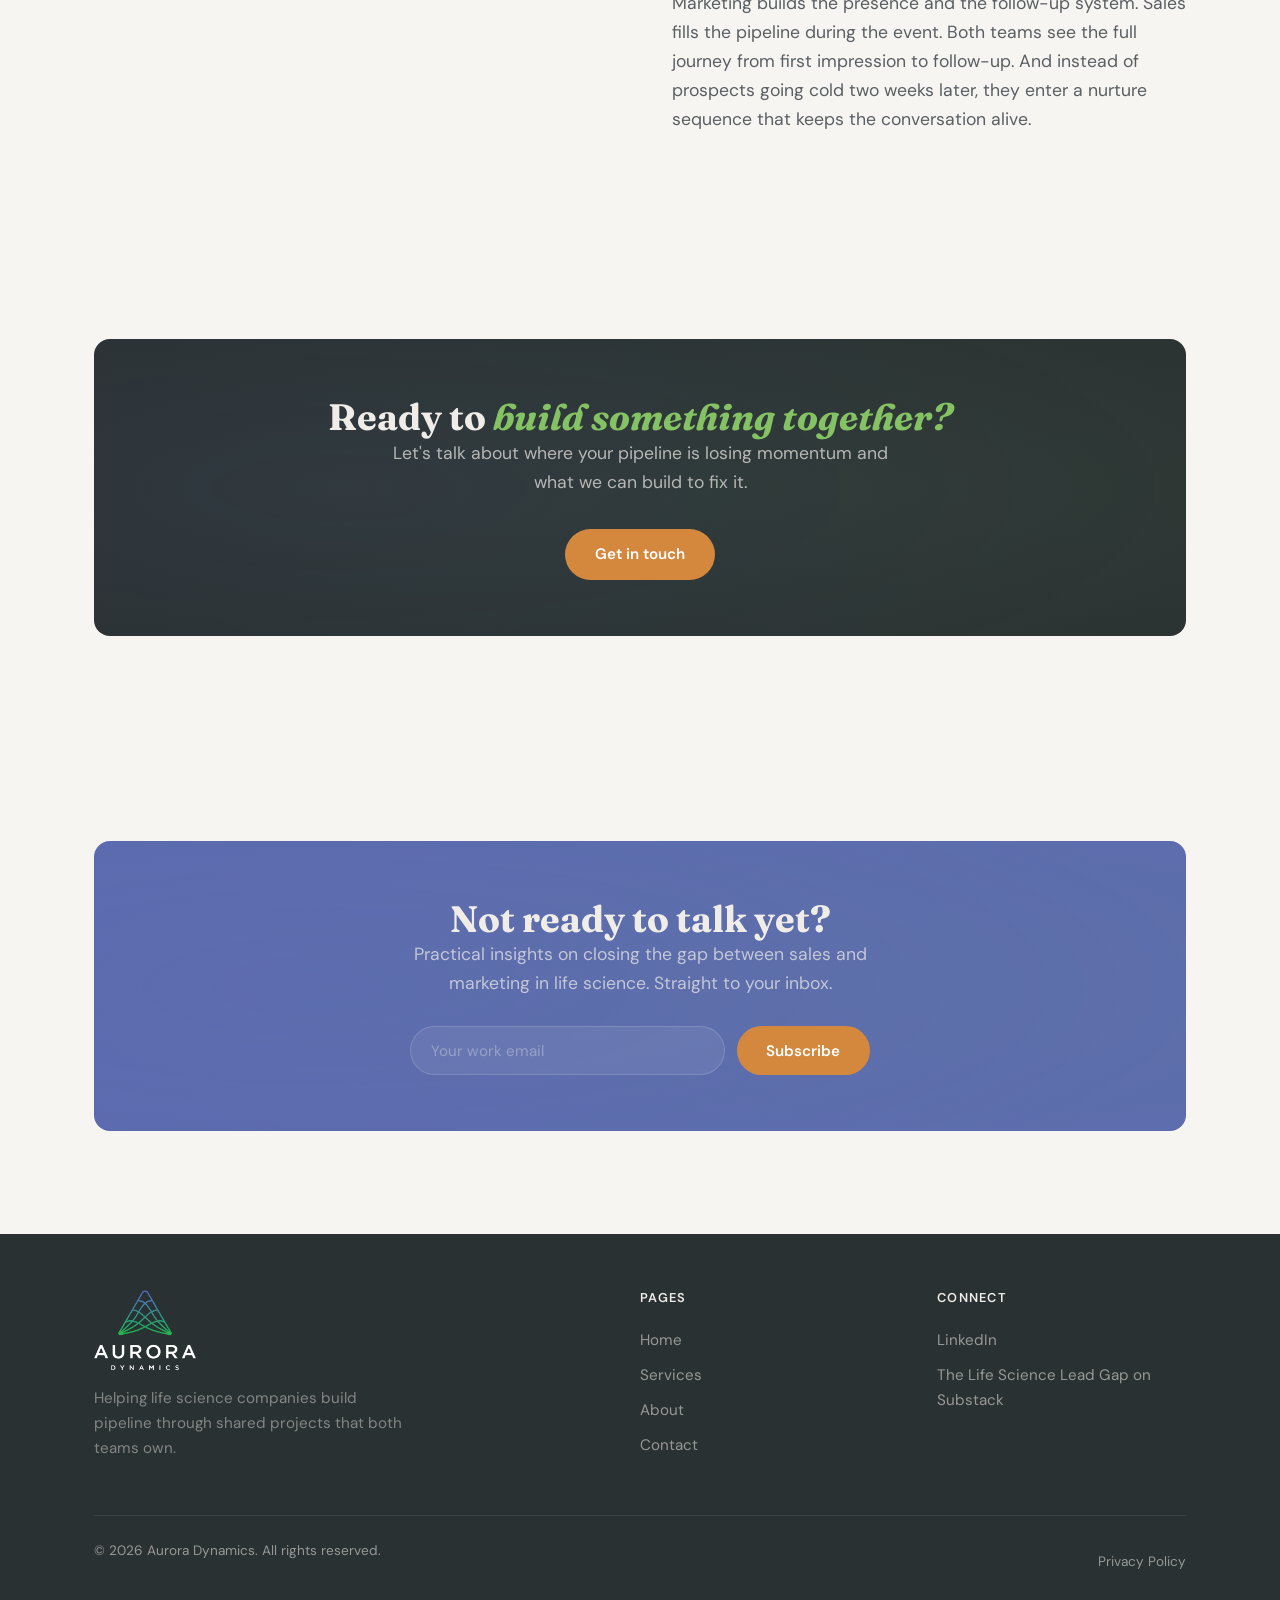
<file: services.html>
<!DOCTYPE html>
<html lang="en">
<head>
  <meta charset="UTF-8">
  <meta name="viewport" content="width=device-width, initial-scale=1.0">
  <title>Services — Aurora Dynamics</title>
  <meta name="description" content="LinkedIn content, email courses, nurture sequences, and conference lead generation for biotech. Marketing systems designed for both teams to build and use.">
  <link rel="preconnect" href="https://fonts.googleapis.com">
  <link rel="preconnect" href="https://fonts.gstatic.com" crossorigin>
  <link href="https://fonts.googleapis.com/css2?family=Fraunces:ital,opsz,wght@0,9..144,400;0,9..144,600;0,9..144,700;1,9..144,400;1,9..144,600;1,9..144,700&family=DM+Sans:ital,wght@0,400;0,500;0,600;0,700;1,400&display=swap" rel="stylesheet">
  <link rel="stylesheet" href="styles.css">
</head>
<body>
  <div class="mobile-overlay"></div>

  <nav class="nav">
    <div class="nav__inner">
      <a href="index.html" class="nav__logo"><img src="assets/images/Aurora_Dynamics_1.png" alt="Aurora Dynamics"></a>
      <ul class="nav__links">
        <li><a href="index.html">Home</a></li>
        <li><a href="services.html">Services</a></li>
        <li><a href="about.html">About</a></li>
        <li><a href="contact.html" class="btn btn--primary">Get in touch</a></li>
      </ul>
      <button class="nav__toggle" aria-label="Toggle menu"><span></span><span></span><span></span></button>
    </div>
  </nav>

  <main>

  <section class="hero" style="padding-bottom: 3rem;">
    <div class="container">
      <div class="hero__content" style="max-width: 720px;">
        <span class="label">Services</span>
        <h1>The systems that keep <em>your pipeline moving</em></h1>
        <p>Every service we offer is designed to be used by both teams. Marketing builds the system. Sales shapes the message. The result is a pipeline that doesn't go cold between first conversation and closed deal.</p>
      </div>
    </div>
  </section>

  <!-- Approach intro -->
  <section style="padding-top: 2rem;">
    <div class="container container--narrow">
      <div class="fade-up">
        <h2 class="mb-3">Your teams are already busy. <em>They're just not building together.</em></h2>
        <p>In most biotech companies, sales and marketing operate in parallel. Same goals, separate plans. Marketing produces content the sales team doesn't use. Sales has conversations that marketing never hears about. Prospects slip through the space between them.</p>
        <p>We build deliverables that both teams work on, both teams use, and both teams benefit from. That's when pipelines start to hold.</p>
        <p>This applies whether your pipeline is full of potential customers, development partners, or investors. The deliverables work the same way.</p>
      </div>
    </div>
  </section>

  <!-- Service 1 -->
  <section id="linkedin" class="section--alt">
    <div class="container">
      <div class="two-col fade-up">
        <div>
          <span class="label">Service 01</span>
          <h2 class="mt-2 mb-3">LinkedIn Content & Training</h2>
          <p>Your company page shouldn't be the only voice on LinkedIn. The most effective biotech companies turn their sales and BD teams into content contributors. Marketing provides the strategy and support. Sales brings the market perspective.</p>
          <h3 class="mt-4 mb-2 subhead">What this includes</h3>
          <p><strong>Executive ghostwriting</strong> We write thought leadership content for your senior team, positioning them as trusted voices in their space.</p>
          <p><strong>Sales team training</strong> Practical training for BD and sales reps to create their own LinkedIn content. Tailored to your company, your audience, and your commercial goals.</p>
          <p><strong>Content calendars and frameworks</strong> Repeatable systems so content keeps flowing after we've set it up, with marketing maintaining oversight.</p>
          <h3 class="mt-4 mb-2 subhead">Why it works</h3>
          <p>Sales teams become visible alongside marketing. Marketing provides the playbook. Both teams contribute, and your company's presence grows from multiple angles. Your audience sees real people, not just a logo.</p>
        </div>
        <div class="text-center">
          <div style="padding: 3rem 2rem;">
            <img src="assets/images/tightrope.png" alt="" loading="lazy" style="max-width: 100%; border-radius: 12px; opacity: 0.85;">
          </div>
        </div>
      </div>
    </div>
  </section>

  <!-- Service 2 -->
  <section id="email-courses">
    <div class="container">
      <div class="two-col two-col--reverse fade-up">
        <div>
          <span class="label">Service 02</span>
          <h2 class="mt-2 mb-3">Educational Email Courses</h2>
          <p>A 5-email opt-in sequence that captures interest by teaching something valuable. Probably the most underused tool in biotech marketing. It works as a shared KPI because both teams can see who signed up, who engaged, and who's ready for a conversation.</p>
          <h3 class="mt-4 mb-2 subhead">What this includes</h3>
          <p><strong>Course strategy and topic selection</strong> We identify the right educational angle based on your ICP's problems and your company's expertise.</p>
          <p><strong>Full course copywriting</strong> Five emails written to educate, build trust, and move the reader closer to a commercial conversation.</p>
          <p><strong>Landing page and opt-in setup</strong> Everything needed to capture emails, built in Kit and integrated with your site.</p>
          <h3 class="mt-4 mb-2 subhead">Why it works</h3>
          <p>Marketing owns the content. Sales shares the link at conferences, on LinkedIn, and in outbound. Both teams track who's engaged. And because the course educates before it sells, prospects arrive warmer and more qualified.</p>
        </div>
        <div class="text-center">
          <div style="padding: 3rem 2rem;">
            <img src="assets/images/magnet.jpg" alt="" loading="lazy" style="max-width: 100%; border-radius: 12px; opacity: 0.85;">
          </div>
        </div>
      </div>
    </div>
  </section>

  <!-- Service 3 -->
  <section id="nurture" class="section--alt">
    <div class="container">
      <div class="two-col fade-up">
        <div>
          <span class="label">Service 03</span>
          <h2 class="mt-2 mb-3">Email Nurture Sequences</h2>
          <p>Once someone enters your pipeline, what happens next? Most biotech companies either follow up too aggressively or lose touch entirely. Both are expensive mistakes. A well-built nurture sequence keeps prospects warm with a steady mix of educational value and commercial messaging.</p>
          <h3 class="mt-4 mb-2 subhead">What this includes</h3>
          <p><strong>Nurture strategy</strong> Mapping the right cadence, content mix, and commercial triggers for your audience and sales cycle.</p>
          <p><strong>Email copywriting</strong> Emails that balance category-level value content with product and commercial messaging. Written to keep your company top of mind without burning the list.</p>
          <p><strong>Monitoring and iteration</strong> Setting up the right signals so sales can see who's engaging and when to step in.</p>
          <h3 class="mt-4 mb-2 subhead">Why it works</h3>
          <p>Sales contributes to the messaging. They know what objections come up, what language resonates. Marketing builds the system. Sales monitors engagement and steps in at the right moment. The prospect hears a consistent voice from both sides.</p>
        </div>
        <div style="display:flex; align-items:center; justify-content:center;">
          <div style="background: var(--warm-white); border-radius: 16px; padding: 3rem 2.5rem; border: 1px solid var(--soft-grey); max-width: 340px; text-align: center;">
            <div class="card-col__number" style="color: var(--soft-grey);">03</div>
            <h3 class="mt-2">Email Nurture Sequences</h3>
            <p class="mt-2" style="font-size: 0.95rem;">Ongoing nurture that keeps leads warm</p>
          </div>
        </div>
      </div>
    </div>
  </section>

  <!-- Service 4 -->
  <section id="conferences">
    <div class="container">
      <div class="two-col two-col--reverse fade-up">
        <div>
          <span class="label">Service 04</span>
          <h2 class="mt-2 mb-3">Conference Lead Generation</h2>
          <p>Conferences are the one moment where sales and marketing are physically in the same room. Yet most companies treat them as a sales activity with a marketing backdrop. We build a full-funnel system around them: before, during, and after.</p>
          <h3 class="mt-4 mb-2 subhead">What this includes</h3>
          <p><strong>Pre-event LinkedIn strategy</strong> Building visibility and scheduling conversations before the event starts.</p>
          <p><strong>Booth design and campaign assets</strong> Created by our specialist designer to align with your brand and messaging goals.</p>
          <p><strong>Lead capture system</strong> A clear process for capturing and categorising contacts during the event.</p>
          <p><strong>Post-event email nurture</strong> Automated follow-up sequences that keep the conversation going after the conference ends.</p>
          <h3 class="mt-4 mb-2 subhead">Why it works</h3>
          <p>Marketing builds the presence and the follow-up system. Sales fills the pipeline during the event. Both teams see the full journey from first impression to follow-up. And instead of prospects going cold two weeks later, they enter a nurture sequence that keeps the conversation alive.</p>
        </div>
        <div style="display:flex; align-items:center; justify-content:center;">
          <div style="background: var(--light-grey); border-radius: 16px; padding: 3rem 2.5rem; border: 1px solid var(--soft-grey); max-width: 340px; text-align: center;">
            <div class="card-col__number">04</div>
            <h3 class="mt-2">Conference Lead Generation</h3>
            <p class="mt-2" style="font-size: 0.95rem;">Pre-event, on-site, and post-event system</p>
          </div>
        </div>
      </div>
    </div>
  </section>

  <!-- CTA -->
  <section>
    <div class="container">
      <div class="optin fade-up">
        <h2>Ready to <em>build something together?</em></h2>
        <p>Let's talk about where your pipeline is losing momentum and what we can build to fix it.</p>
        <div class="mt-4">
          <a href="contact.html" class="btn btn--amber">Get in touch</a>
        </div>
      </div>
    </div>
  </section>

  <!-- Newsletter -->
  <section>
    <div class="container">
      <div class="optin fade-up" style="background: var(--aurora-blue);">
        <h2>Not ready to talk yet?</h2>
        <p>Practical insights on closing the gap between sales and marketing in life science. Straight to your inbox.</p>
        <form class="optin__form" action="#" method="POST">
          <input type="email" name="email" placeholder="Your work email" aria-label="Email address" autocomplete="email" required>
          <button type="submit" class="btn btn--amber">Subscribe</button>
        </form>
      </div>
    </div>
  </section>

  </main>

  <footer class="footer">
    <div class="container">
      <div class="footer__inner">
        <div class="footer__brand">
          <img src="assets/images/Aurora_Dynamics_1_dark_transp.png" alt="Aurora Dynamics">
          <p>Helping life science companies build pipeline through shared projects that both teams own.</p>
        </div>
        <div>
          <h4>Pages</h4>
          <ul class="footer__links">
            <li><a href="index.html">Home</a></li>
            <li><a href="services.html">Services</a></li>
            <li><a href="about.html">About</a></li>
            <li><a href="contact.html">Contact</a></li>
          </ul>
        </div>
        <div>
          <h4>Connect</h4>
          <ul class="footer__links">
            <li><a href="#" target="_blank">LinkedIn</a></li>
            <li><a href="#" target="_blank">The Life Science Lead Gap on Substack</a></li>
          </ul>
        </div>
      </div>
      <div class="footer__bottom">
        <p>&copy; 2026 Aurora Dynamics. All rights reserved.</p>
        <a href="#">Privacy Policy</a>
      </div>
    </div>
  </footer>
  <script src="main.js"></script>
</body>
</html>
</file>
<file: styles.css>
/* ═══════════════════════════════════════════════
   Aurora Dynamics — Global Stylesheet
   Direction: Editorial & Warm (Variation B)
   Brand reference: aurora-dynamics-brand.md
   ═══════════════════════════════════════════════ */

:root {
  --aurora-blue: #5c6baf;
  --aurora-blue-light: #6e7dbf;
  --aurora-blue-dark: #4a5899;
  --biotech-green: #72b452;
  --biotech-green-light: #84c264;
  --deep-charcoal: #2a3132;
  --warm-white: #f7f5f2;
  --light-grey: #edeae5;
  --warm-amber: #d4883e;
  --warm-amber-hover: #c07a35;
  --off-white: #f0ede8;
  --slate: #5a5f63;
  --soft-grey: #d1cdc6;
  --aurora-gradient: linear-gradient(135deg, #5c6baf 0%, #4a9a7a 50%, #72b452 100%);
  --font-heading: 'Fraunces', serif;
  --font-body: 'DM Sans', sans-serif;
  --section-pad: clamp(4rem, 8vw, 7rem);
  --content-width: 1140px;
  --narrow-width: 780px;
  --ease-out: cubic-bezier(0.22, 1, 0.36, 1);
}

*, *::before, *::after { margin: 0; padding: 0; box-sizing: border-box; }
html { scroll-behavior: smooth; font-size: 16px; }

body {
  font-family: var(--font-body);
  background: var(--warm-white);
  color: var(--deep-charcoal);
  line-height: 1.6;
  -webkit-font-smoothing: antialiased;
  overflow-x: hidden;
}

img { max-width: 100%; height: auto; display: block; }
a { color: var(--aurora-blue); text-decoration: none; transition: color 0.25s var(--ease-out); }
a:hover { color: var(--aurora-blue-dark); }

h1, h2, h3 { font-family: var(--font-heading); font-weight: 700; line-height: 1.18; color: var(--deep-charcoal); }
h4 { font-family: var(--font-body); font-weight: 600; line-height: 1.3; color: var(--deep-charcoal); }
h1 { font-size: clamp(2.2rem, 5vw, 3.2rem); }
h2 { font-size: clamp(1.7rem, 3.5vw, 2.3rem); }
h3 { font-size: clamp(1.15rem, 2.5vw, 1.4rem); }
h4 { font-size: 1.05rem; }
h1 em, h2 em { font-style: italic; color: var(--aurora-blue); }

p { font-size: 1.1rem; color: var(--slate); margin-bottom: 1.25rem; line-height: 1.65; }
p:last-child { margin-bottom: 0; }

.label { font-family: var(--font-body); font-size: 0.82rem; font-weight: 600; text-transform: uppercase; letter-spacing: 0.1em; color: var(--aurora-blue); }

.container { width: 100%; max-width: var(--content-width); margin: 0 auto; padding: 0 1.5rem; }
.container--narrow { max-width: var(--narrow-width); }
section { padding: var(--section-pad) 0; }

body::before {
  content: ''; position: fixed; top: 0; left: 0; right: 0; bottom: 0;
  pointer-events: none; z-index: 9999; opacity: 0.02;
  background-image: url("data:image/svg+xml,%3Csvg viewBox='0 0 256 256' xmlns='http://www.w3.org/2000/svg'%3E%3Cfilter id='noise'%3E%3CfeTurbulence type='fractalNoise' baseFrequency='0.9' numOctaves='4' stitchTiles='stitch'/%3E%3C/filter%3E%3Crect width='100%25' height='100%25' filter='url(%23noise)'/%3E%3C/svg%3E");
  background-repeat: repeat; background-size: 256px 256px;
}

/* ── NAV ── */
.nav { position: fixed; top: 0; left: 0; right: 0; z-index: 1000; padding: 1.1rem 0; transition: background 0.4s var(--ease-out), box-shadow 0.4s var(--ease-out), padding 0.4s var(--ease-out); }
.nav.scrolled { background: rgba(247,245,242,0.95); backdrop-filter: blur(12px); -webkit-backdrop-filter: blur(12px); box-shadow: 0 1px 0 var(--soft-grey); padding: 0.6rem 0; }
.nav__inner { display: flex; align-items: center; justify-content: space-between; max-width: var(--content-width); margin: 0 auto; padding: 0 1.5rem; }
.nav__logo img { height: 128px; width: auto; transition: height 0.4s var(--ease-out); }
.nav.scrolled .nav__logo img { height: 96px; }
.nav__links { display: flex; align-items: center; gap: 2.25rem; list-style: none; }
.nav__links a:not(.btn) { font-family: var(--font-body); font-size: 0.95rem; font-weight: 500; color: var(--deep-charcoal); position: relative; padding-bottom: 2px; }
.nav__links a:not(.btn)::after { content: ''; position: absolute; bottom: -2px; left: 0; width: 0; height: 2px; background: var(--aurora-blue); transition: width 0.3s var(--ease-out); }
.nav__links a:not(.btn):hover::after, .nav__links a:not(.btn).active::after { width: 100%; }
.nav__links a:not(.btn):hover { color: var(--aurora-blue); }
.nav__links a:not(.btn).active { color: var(--aurora-blue); }
.nav__links a.btn { color: #fff; }
.nav__links a.btn:hover { color: #fff; }

.nav__toggle { display: none; background: none; border: none; cursor: pointer; padding: 0.75rem 0.5rem; }
.nav__toggle span { display: block; width: 24px; height: 2px; background: var(--deep-charcoal); margin: 5px 0; transition: all 0.3s var(--ease-out); }
.nav__toggle.open span:nth-child(1) { transform: rotate(45deg) translate(5px,5px); }
.nav__toggle.open span:nth-child(2) { opacity: 0; }
.nav__toggle.open span:nth-child(3) { transform: rotate(-45deg) translate(5px,-5px); }

@media (max-width: 768px) {
  .nav__toggle { display: block; }
  .nav__logo img { height: 72px; }
  .nav.scrolled .nav__logo img { height: 56px; }
  .nav__links { position: fixed; top: 0; right: -100%; width: 75%; max-width: 320px; height: 100vh; background: var(--warm-white); flex-direction: column; justify-content: center; gap: 2.5rem; padding: 2rem; box-shadow: -4px 0 24px rgba(42,49,50,0.1); transition: right 0.4s var(--ease-out); }
  .nav__links.open { right: 0; }
  .nav__links a { font-size: 1.2rem; }
  .mobile-overlay { position: fixed; top: 0; left: 0; right: 0; bottom: 0; background: rgba(42,49,50,0.3); z-index: 999; opacity: 0; pointer-events: none; transition: opacity 0.4s var(--ease-out); }
  .mobile-overlay.open { opacity: 1; pointer-events: auto; }
  .nav.scrolled { backdrop-filter: none; -webkit-backdrop-filter: none; }
}

/* ── BUTTONS ── */
.btn { display: inline-flex; align-items: center; gap: 0.5rem; font-family: var(--font-body); font-size: 0.95rem; font-weight: 600; padding: 0.85rem 1.85rem; border-radius: 50px; border: none; cursor: pointer; transition: all 0.3s var(--ease-out); text-decoration: none; }
.btn--primary { background: var(--aurora-blue); color: #fff; }
.btn--primary:hover { background: var(--aurora-blue-dark); color: #fff; transform: translateY(-2px); box-shadow: 0 6px 20px rgba(92,107,175,0.25); }
.btn--amber { background: var(--warm-amber); color: #fff; }
.btn--amber:hover { background: var(--warm-amber-hover); color: #fff; transform: translateY(-2px); box-shadow: 0 6px 20px rgba(212,136,62,0.25); }
.btn:active { transform: translateY(1px); box-shadow: none; }
.btn--outline { background: transparent; color: var(--aurora-blue); border: 2px solid var(--aurora-blue); }
.btn--outline:hover { background: var(--aurora-blue); color: #fff; transform: translateY(-2px); }
.btn--outline-light { background: transparent; color: var(--off-white); border: 2px solid rgba(255,255,255,0.3); }
.btn--outline-light:hover { background: rgba(255,255,255,0.1); color: #fff; transform: translateY(-2px); }

/* ── HERO ── */
.hero { position: relative; padding: calc(var(--section-pad) + 4rem) 0 var(--section-pad); background: var(--warm-white); border-bottom: 3px solid var(--aurora-blue); overflow: hidden; }
.hero__content { position: relative; z-index: 1; max-width: 680px; }
.hero__content .label { margin-bottom: 1.5rem; display: block; }
.hero__content h1 { margin-bottom: 1.5rem; }
.hero__content p { font-size: 1.2rem; margin-bottom: 2.25rem; }
.hero__actions { display: flex; gap: 0.85rem; flex-wrap: wrap; }
.hero__illustration { position: absolute; right: 3%; top: 55%; transform: translateY(-50%); width: 38%; max-width: 480px; opacity: 0.8; pointer-events: none; }
@media (max-width: 900px) { .hero__illustration { display: none; } }

/* ── SECTIONS ── */
.section--alt { background: var(--light-grey); }
.section--white { background: #fff; }
.section--dark { background: var(--deep-charcoal); color: var(--off-white); }
.section--dark h2, .section--dark h3, .section--dark h4 { color: var(--off-white); }
.section--dark h2 em { color: var(--biotech-green-light); }
.section--dark p { color: rgba(240,237,232,0.75); }
.section__header { text-align: center; max-width: 620px; margin: 0 auto 3.5rem; }
.section__header .label { margin-bottom: 0.75rem; display: block; }
.section__header h2 { margin-bottom: 1rem; }

/* ── CARD COLUMNS (editorial) ── */
.card-columns { display: grid; grid-template-columns: repeat(3, 1fr); gap: 0; }
.card-col { padding: 0 2rem; border-left: 1px solid var(--soft-grey); }
.card-col:first-child { border-left: none; padding-left: 0; }
.card-col:last-child { padding-right: 0; }
.card-col__accent { width: 40px; height: 3px; background: var(--aurora-gradient); border-radius: 2px; margin-bottom: 1.5rem; }
.card-col__number { font-family: var(--font-heading); font-size: 2.8rem; font-weight: 700; color: var(--light-grey); line-height: 1; margin-bottom: 1rem; }
.section--alt .card-col__number { color: var(--soft-grey); }
.card-col h3 { margin-bottom: 0.65rem; }
.card-col p { font-size: 1rem; }
.card-col a:not(.btn) { font-weight: 600; display: inline-block; margin-top: 1rem; padding: 0.35rem 0; }

@media (max-width: 900px) {
  .card-columns { grid-template-columns: 1fr; gap: 2rem; }
  .card-col { border-left: none; border-top: 1px solid var(--soft-grey); padding: 2rem 0 0; }
  .card-col:first-child { border-top: none; padding-top: 0; }
}

/* ── BOXED CARDS ── */
.card-grid { display: grid; gap: 1.5rem; }
.card-grid--3 { grid-template-columns: repeat(3, 1fr); }
.card-grid--2 { grid-template-columns: repeat(2, 1fr); }
@media (max-width: 900px) { .card-grid--3, .card-grid--2 { grid-template-columns: 1fr; } }
.card { background: var(--warm-white); border: 1px solid var(--soft-grey); border-radius: 12px; padding: 2rem; transition: transform 0.3s var(--ease-out), box-shadow 0.3s var(--ease-out); }
.card:hover { transform: translateY(-4px); box-shadow: 0 12px 32px rgba(42,49,50,0.07); }
.card__icon { width: 46px; height: 46px; border-radius: 10px; display: flex; align-items: center; justify-content: center; margin-bottom: 1.25rem; }
.card__icon--blue { background: rgba(92,107,175,0.1); color: var(--aurora-blue); }
.card__icon--green { background: rgba(114,180,82,0.1); color: var(--biotech-green); }
.card__icon--amber { background: rgba(212,136,62,0.1); color: var(--warm-amber); }

/* ── OPT-IN ── */
.optin { background: var(--deep-charcoal); border-radius: 16px; padding: 3.5rem; text-align: center; position: relative; overflow: hidden; }
.optin::before { content: ''; position: absolute; top: -50%; left: -20%; width: 140%; height: 200%; background: radial-gradient(ellipse at 30% 50%, rgba(92,107,175,0.1) 0%, transparent 60%), radial-gradient(ellipse at 70% 50%, rgba(114,180,82,0.06) 0%, transparent 60%); pointer-events: none; }
.optin > * { position: relative; z-index: 1; }
.optin h2, .optin h3 { color: var(--off-white); }
.optin h2 em { color: var(--biotech-green-light); }
.optin p { color: rgba(240,237,232,0.7); max-width: 500px; margin-left: auto; margin-right: auto; }
.optin__form { display: flex; gap: 0.75rem; max-width: 460px; margin: 1.75rem auto 0; }
.optin__form input[type="email"] { flex: 1; padding: 0.85rem 1.25rem; border: 1px solid rgba(255,255,255,0.15); border-radius: 50px; background: rgba(255,255,255,0.07); color: var(--off-white); font-family: var(--font-body); font-size: 0.95rem; outline: none; transition: border-color 0.3s var(--ease-out); }
.optin__form input[type="email"]::placeholder { color: rgba(240,237,232,0.35); }
.optin__form input[type="email"]:focus { border-color: var(--aurora-blue-light); }
@media (max-width: 540px) { .optin__form { flex-direction: column; } .optin { padding: 2.5rem 2rem; } }

/* ── FOOTER ── */
.footer { background: var(--deep-charcoal); color: rgba(240,237,232,0.6); padding: 3.5rem 0 2rem; }
.footer__inner { display: grid; grid-template-columns: 2fr 1fr 1fr; gap: 3rem; margin-bottom: 3rem; }
@media (max-width: 768px) { .footer__inner { grid-template-columns: 1fr; gap: 2rem; } }
.footer__brand img { height: 80px; margin-bottom: 1rem; }
.footer__brand p { color: rgba(240,237,232,0.45); font-size: 0.95rem; max-width: 320px; }
.footer h4 { color: var(--off-white); font-family: var(--font-body); font-size: 0.8rem; font-weight: 600; text-transform: uppercase; letter-spacing: 0.1em; margin-bottom: 1.25rem; }
.footer__links { list-style: none; }
.footer__links li { margin-bottom: 0.6rem; }
.footer__links a { color: rgba(240,237,232,0.55); font-size: 0.95rem; }
.footer__links a:hover { color: var(--off-white); }
.footer__bottom { border-top: 1px solid rgba(240,237,232,0.08); padding-top: 1.5rem; display: flex; justify-content: space-between; align-items: center; flex-wrap: wrap; gap: 1rem; }
.footer__bottom p { font-size: 0.85rem; color: rgba(240,237,232,0.55); }
.footer__bottom a { color: rgba(240,237,232,0.55); font-size: 0.85rem; }
.footer__bottom a:hover { color: var(--off-white); }

/* ── CONTACT FORM ── */
.form-group { margin-bottom: 1.5rem; }
.form-group label { display: block; font-size: 0.9rem; font-weight: 600; color: var(--deep-charcoal); margin-bottom: 0.5rem; }
.form-group input, .form-group textarea { width: 100%; padding: 0.85rem 1.25rem; border: 1px solid var(--soft-grey); border-radius: 10px; background: var(--warm-white); color: var(--deep-charcoal); font-family: var(--font-body); font-size: 1rem; line-height: 1.6; outline: none; transition: border-color 0.3s var(--ease-out), box-shadow 0.3s var(--ease-out); }
.form-group input:focus, .form-group textarea:focus { border-color: var(--aurora-blue); box-shadow: 0 0 0 3px rgba(92,107,175,0.1); }
.form-group textarea { min-height: 160px; resize: vertical; }

/* ── TWO COL ── */
.two-col { display: grid; grid-template-columns: 1fr 1fr; gap: 4rem; align-items: center; }
.two-col--reverse > *:first-child { order: 2; }
.two-col--reverse > *:last-child { order: 1; }
@media (max-width: 900px) { .two-col, .two-col--reverse { grid-template-columns: 1fr; gap: 2rem; } .two-col--reverse > *:first-child, .two-col--reverse > *:last-child { order: 0; } }

/* ── PROOF ── */
.proof { text-align: center; padding: 2.5rem 0; border-top: 1px solid var(--soft-grey); border-bottom: 1px solid var(--soft-grey); }
.proof p { font-size: 0.9rem; color: var(--slate); font-weight: 500; }

/* ── ANIMATIONS ── */
.fade-up { opacity: 0; transform: translateY(24px); transition: opacity 0.7s var(--ease-out), transform 0.7s var(--ease-out); }
.fade-up.visible { opacity: 1; transform: translateY(0); }
.stagger > .fade-up:nth-child(1) { transition-delay: 0s; }
.stagger > .fade-up:nth-child(2) { transition-delay: 0.1s; }
.stagger > .fade-up:nth-child(3) { transition-delay: 0.2s; }
.stagger > .fade-up:nth-child(4) { transition-delay: 0.3s; }

/* ── FOCUS ── */
a:focus-visible,
button:focus-visible { outline: 2px solid var(--aurora-blue); outline-offset: 3px; border-radius: 3px; }
.btn:focus-visible { outline: 2px solid var(--aurora-blue); outline-offset: 4px; }
input:focus-visible,
textarea:focus-visible { outline: 2px solid var(--aurora-blue); outline-offset: 2px; }
/* Contact/form inputs already show a box-shadow ring on focus — suppress the outline there */
.form-group input:focus-visible,
.form-group textarea:focus-visible { outline: none; }

/* ── SUBHEADINGS (semantic h3 styled as h4) ── */
.subhead { font-family: var(--font-body); font-weight: 600; font-size: 1.05rem; line-height: 1.3; color: var(--deep-charcoal); }

/* ── REDUCED MOTION ── */
@media (prefers-reduced-motion: reduce) {
  html { scroll-behavior: auto; }
  .fade-up { opacity: 1; transform: none; transition: none; }
  .fade-up.visible { transition: none; }
  .stagger > .fade-up:nth-child(n) { transition-delay: 0s; }
  .btn, .nav, .nav__logo img, .nav__links, .mobile-overlay, .card { transition: none; }
}

/* ── UTILITIES ── */
.text-center { text-align: center; }
.mt-2 { margin-top: 1rem; }
.mt-3 { margin-top: 1.5rem; }
.mt-4 { margin-top: 2rem; }
.mt-6 { margin-top: 3rem; }
.mb-2 { margin-bottom: 1rem; }
.mb-3 { margin-bottom: 1.5rem; }
.mb-4 { margin-bottom: 2rem; }
</file>
